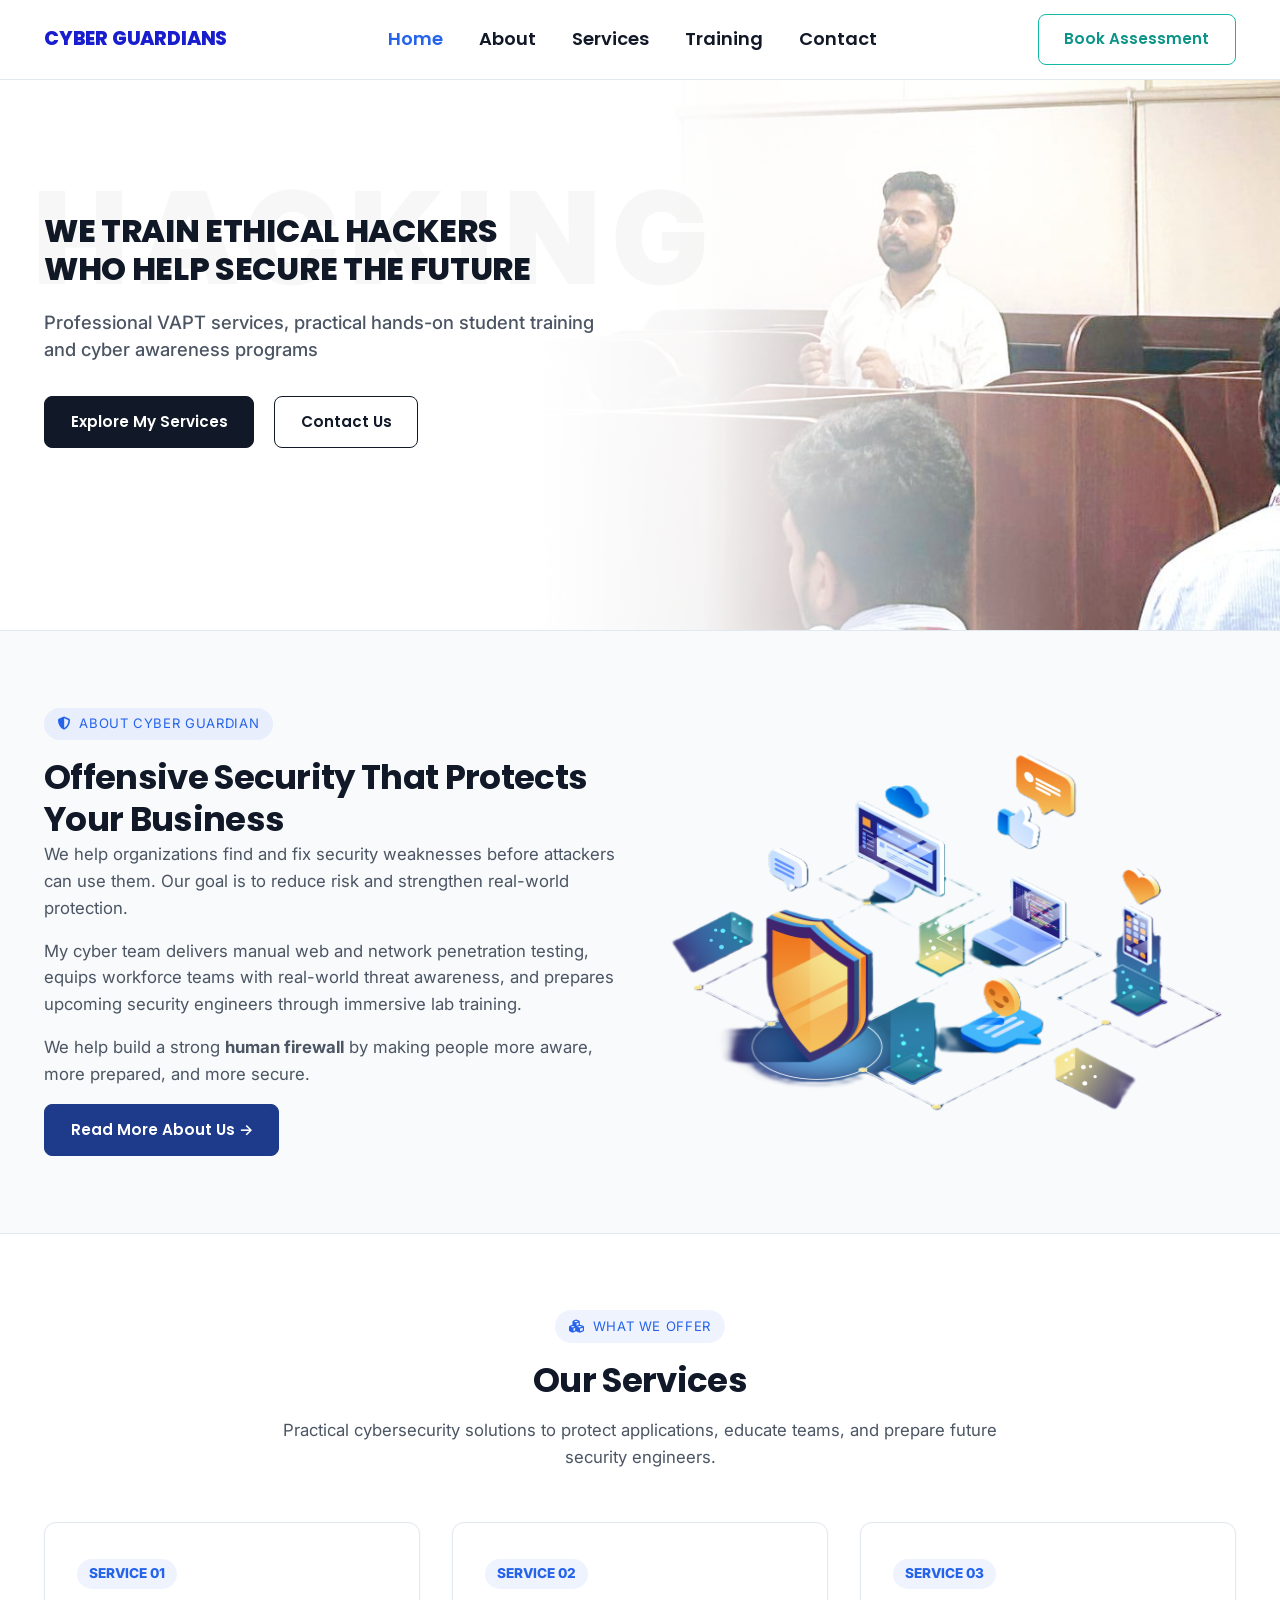
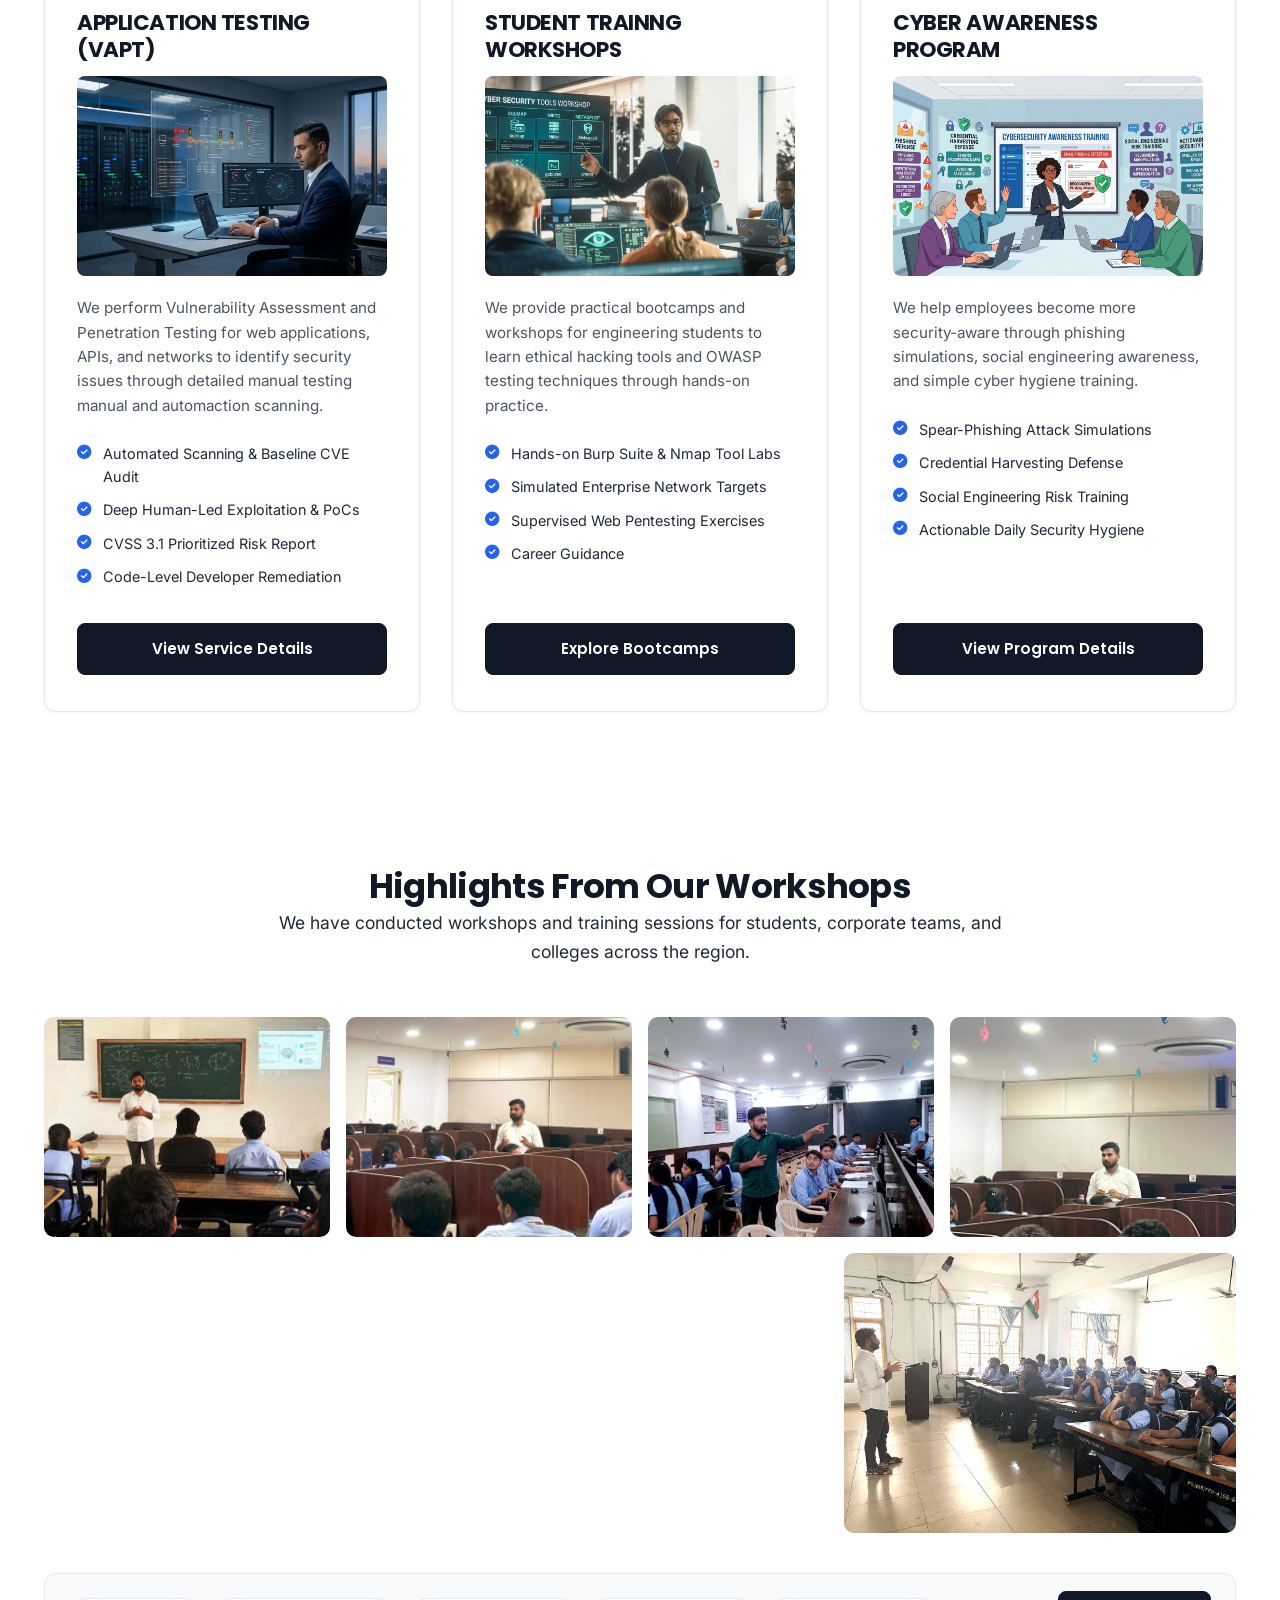
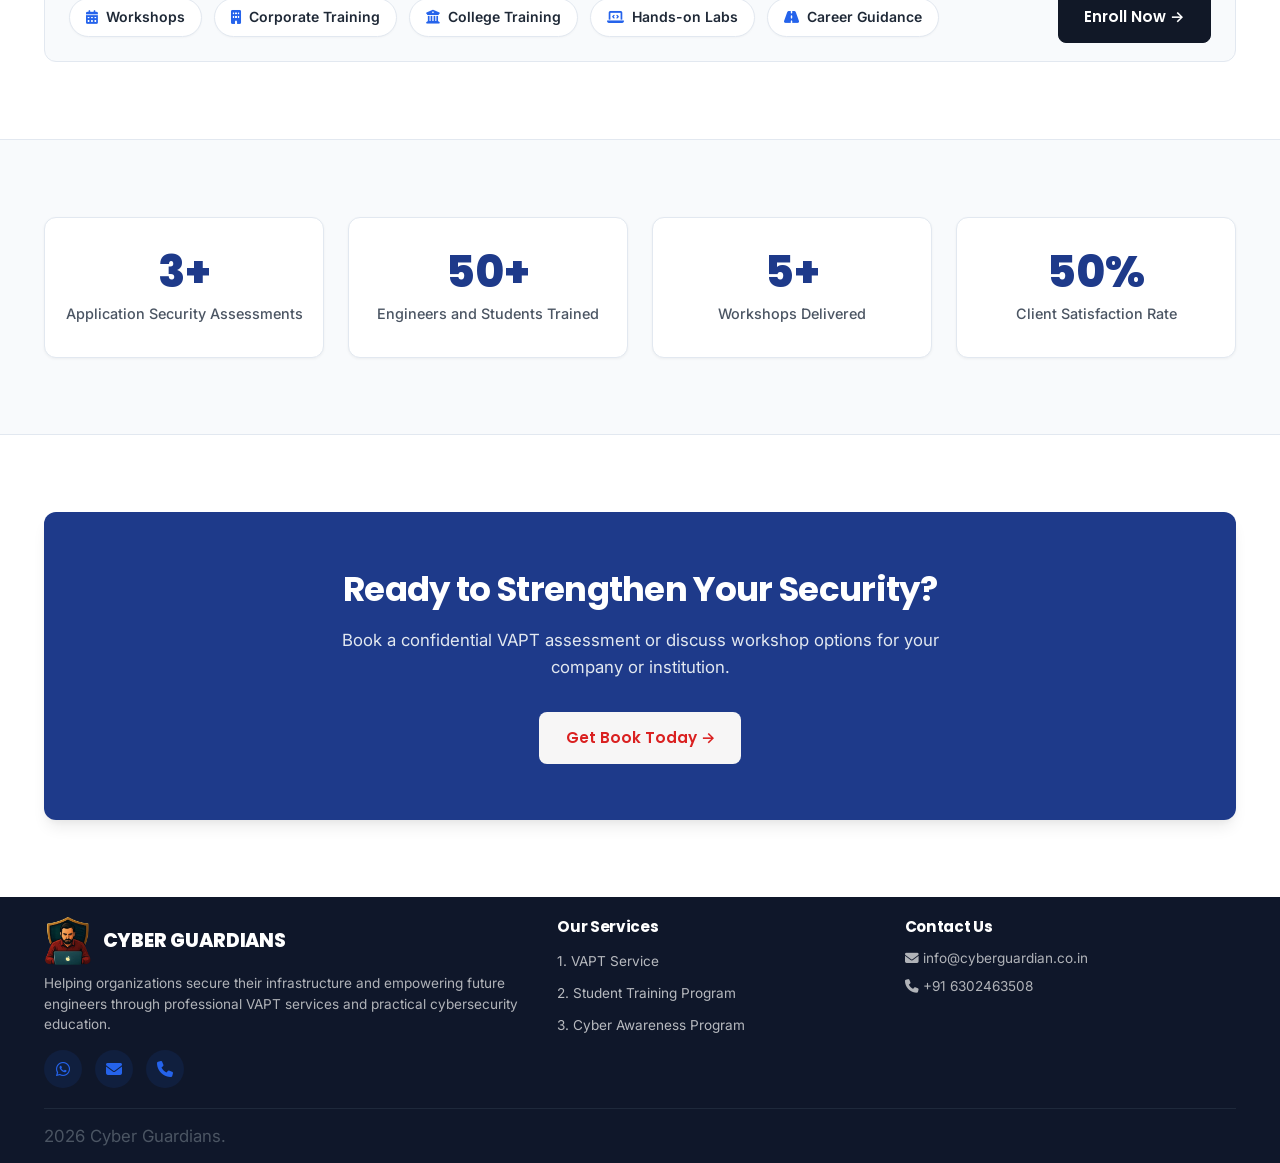
<file: index.html>
<!DOCTYPE html>
<html lang="en">

<head>
    <meta charset="UTF-8">
    <meta name="viewport" content="width=device-width, initial-scale=1.0">
    <title>Cyber Guardian | Enterprise VAPT & Cybersecurity Services</title>
    <meta name="description"
        content="Cyber Guardian provides enterprise Vulnerability Assessment & Penetration Testing (VAPT), Cyber Awareness Programs for workforce staff, and practical Student Training.">
    <link rel="canonical" href="https://www.cyberguardian.co.in/">

    <!-- Open Graph SEO -->
    <meta property="og:type" content="website">
    <meta property="og:url" content="https://www.cyberguardian.co.in/">
    <meta property="og:title" content="Cyber Guardian | Enterprise Cybersecurity & VAPT">
    <meta property="og:description"
        content="We Create Ethical Hackers Who Secure The Future. Professional VAPT Services, Cyber Awareness Programs and Practical Student Training.">
    <meta property="og:image" content="https://www.cyberguardian.co.in/assets/logo.png">

    <!-- Twitter Card SEO -->
    <meta name="twitter:card" content="summary_large_image">
    <meta name="twitter:title" content="Cyber Guardian | Enterprise Cybersecurity & VAPT">
    <meta name="twitter:description"
        content="We Create Ethical Hackers Who Secure The Future. Professional VAPT Services, Cyber Awareness Programs and Practical Student Training.">
    <meta name="twitter:image" content="https://www.cyberguardian.co.in/assets/logo.png">

    <!-- JSON-LD Structured Data -->
    <script type="application/ld+json">
    {
      "@context": "https://schema.org",
      "@type": "Organization",
      "name": "Cyber Guardian",
      "url": "https://www.cyberguardian.co.in/",
      "logo": "https://www.cyberguardian.co.in/assets/logo.png",
      "description": "Enterprise Vulnerability Assessment & Penetration Testing (VAPT), Cyber Awareness Programs, and Student Training Workshops.",
      "contactPoint": {
        "@type": "ContactPoint",
        "telephone": "+916302463508",
        "contactType": "customer service",
        "email": "info@cyberguardian.co.in"
      }
    }
    </script>

    <!-- Favicon & Icons (Google Search Central & Modern Browsers) -->
    <link rel="icon" type="image/x-icon" href="/favicon.ico">
    <link rel="icon" type="image/png" sizes="48x48" href="/favicon-48x48.png">
    <link rel="manifest" href="/site.webmanifest">

    <!-- Font Awesome Icons CDN -->
    <link rel="stylesheet" href="https://cdnjs.cloudflare.com/ajax/libs/font-awesome/6.4.0/css/all.min.css">

    <!-- Google Fonts -->
    <link rel="preconnect" href="https://fonts.googleapis.com">
    <link rel="preconnect" href="https://fonts.gstatic.com" crossorigin>
    <link
        href="https://fonts.googleapis.com/css2?family=Inter:wght@400;500;600;700&family=Poppins:wght@500;600;700;800&display=swap"
        rel="stylesheet">

    <!-- Custom Stylesheets -->
    <link rel="stylesheet" href="css/style.css">
    <link rel="stylesheet" href="css/responsive.css">
</head>

<body oncontextmenu="return false;">


    <!-- Dynamic Header Navigation Bar -->
    <header>
        <nav class="navbar" id="navbar">
            <div class="container nav-container">
                <a href="index.html" class="logo-link">
                    <span class="logo-text">CYBER GUARDIANS</span>
                </a>

                <ul class="nav-menu" id="navMenu">
                    <li><a href="index.html" class="nav-link active">Home</a></li>
                    <li><a href="about.html" class="nav-link">About</a></li>
                    <li><a href="services.html" class="nav-link">Services</a></li>
                    <li><a href="training.html" class="nav-link">Training</a></li>
                    <li><a href="contact.html" class="nav-link">Contact</a></li>
                    <li class="mobile-nav-cta"><a href="contact.html#contact" class="btn btn-outline-teal">Book
                            Assessment</a></li>
                </ul>

                <div class="nav-cta">
                    <a href="contact.html#contact" class="btn btn-outline-teal">Book Assessment</a>
                    <button class="hamburger" id="hamburger" aria-label="Toggle Navigation Menu" aria-expanded="false">
                        <span></span>
                        <span></span>
                        <span></span>
                    </button>
                </div>
            </div>
        </nav>
    </header>

    <main>
        <!-- Hero Section (Matches Reference Screenshot 1) -->
        <section class="hero-split">
            <div class="hero-split-bg"></div>
            <div class="hero-split-overlay"></div>

            <div class="container" style="position: relative;">
                <div class="hero-split-content reveal">
                    <div class="hero-watermark">HACKING</div>
                    <h1 class="hero-split-title">WE TRAIN ETHICAL HACKERS <br> WHO HELP SECURE THE FUTURE</h1>
                    <p class="hero-split-subtitle">Professional VAPT services, practical hands-on student training and
                        cyber awareness programs</p>

                    <div class="hero-split-buttons">
                        <a href="services.html" class="btn btn-dark">Explore My Services</a>
                        <a href="contact.html" class="btn btn-outline-dark">Contact Us</a>
                    </div>
                </div>
            </div>
        </section>

        <!-- Company Intro Section -->
        <section class="section section-light">
            <div class="container">
                <div class="grid-2" style="align-items: center; gap: 0.5rem;">
                    <div class="reveal">
                        <div class="section-tag"><i class="fa-solid fa-shield-halved"></i> About Cyber Guardian</div>
                        <h2>Offensive Security That Protects Your Business</h2>
                        <p>We help organizations find and fix security weaknesses before attackers can use them. Our
                            goal is to reduce risk and strengthen real-world protection.</p>
                        <p>My cyber team delivers manual web and network penetration testing, equips workforce teams
                            with real-world threat awareness, and prepares upcoming security engineers through immersive
                            lab training.</p>
                        <p>We help build a strong <strong>human firewall</strong> by making people more aware, more
                            prepared, and more secure.</p>
                        <div class="mt-3">
                            <a href="about.html" class="btn btn-primary">Read More About Us &rarr;</a>
                        </div>
                    </div>
                    <div class="reveal">
                        <div class="mobile-hide-image" style="overflow: hidden;">
                            <img src="assets/firewall.png" alt="firewall image">
                        </div>
                    </div>
                </div>
            </div>
        </section>

        <!-- Our 3 Core Services Section -->
        <section class="section">
            <div class="container">
                <div class="section-title reveal">
                    <div class="section-tag"><i class="fa-solid fa-cubes"></i> What We Offer</div>
                    <h2>Our Services</h2>
                    <p>
                    <p>Practical cybersecurity solutions to protect applications, educate teams, and prepare future
                        security engineers.</p>
                    </p>
                </div>

                <div class="services-3-grid">
                    <!-- Service 1: VAPT -->
                    <div class="svc-card reveal">
                        <span class="svc-number">SERVICE 01</span>
                        <h3 class="svc-title">APPLICATION TESTING (VAPT)</h3>
                        <div>
                            <img src="assets/service.png" alt="Security testing">
                        </div>
                        <p class="svc-desc">We perform Vulnerability Assessment and Penetration Testing for web
                            applications, APIs, and networks to identify security issues through detailed manual testing
                            manual and automaction scanning.</p>
                        <div style="margin-bottom: 1.5rem;">
                            <div class="svc-feature-item"><i class="fa-solid fa-circle-check"></i> <span>Automated
                                    Scanning & Baseline CVE Audit</span></div>
                            <div class="svc-feature-item"><i class="fa-solid fa-circle-check"></i> <span>Deep Human-Led
                                    Exploitation & PoCs</span></div>
                            <div class="svc-feature-item"><i class="fa-solid fa-circle-check"></i> <span>CVSS 3.1
                                    Prioritized Risk Report</span></div>
                            <div class="svc-feature-item"><i class="fa-solid fa-circle-check"></i> <span>Code-Level
                                    Developer Remediation</span></div>
                        </div>
                        <div style="margin-top: auto;">
                            <a href="services.html#vapt" class="btn btn-dark btn-full">View Service Details</a>
                        </div>
                    </div>

                    <!-- Service 2: Student Training Program -->
                    <div class="svc-card reveal">
                        <span class="svc-number">SERVICE 02</span>
                        <h3 class="svc-title">STUDENT TRAINNG WORKSHOPS</h3>
                        <div>
                            <img src="assets/class_trainng.png" alt="Student Training Program">
                        </div>
                        <p class="svc-desc">We provide practical bootcamps and workshops for engineering students to
                            learn ethical hacking tools and OWASP testing techniques through hands-on practice. </p>
                        <div style="margin-bottom: 1.5rem;">
                            <div class="svc-feature-item"><i class="fa-solid fa-circle-check"></i> <span>Hands-on Burp
                                    Suite & Nmap Tool Labs</span></div>
                            <div class="svc-feature-item"><i class="fa-solid fa-circle-check"></i> <span>Simulated
                                    Enterprise Network Targets</span></div>
                            <div class="svc-feature-item"><i class="fa-solid fa-circle-check"></i> <span>Supervised Web
                                    Pentesting Exercises</span></div>
                            <div class="svc-feature-item"><i class="fa-solid fa-circle-check"></i> <span>Career Guidance
                                </span></div>
                        </div>
                        <div style="margin-top: auto;">
                            <a href="services.html#training-program" id="training-program"
                                class="btn btn-dark btn-full">Explore Bootcamps</a>
                        </div>
                    </div>

                    <!-- Service 3: Cyber Awareness Program -->
                    <div class="svc-card reveal">
                        <span class="svc-number">SERVICE 03</span>
                        <h3 class="svc-title">CYBER AWARENESS PROGRAM</h3>
                        <div>
                            <img src="assets/awerness.png" alt="Cyber Awareness Program">
                        </div>
                        <p class="svc-desc">We help employees become more security-aware through phishing simulations,
                            social engineering awareness, and simple cyber hygiene training.</p>
                        <div style="margin-bottom: 1.5rem;">
                            <div class="svc-feature-item"><i class="fa-solid fa-circle-check"></i> <span>Spear-Phishing
                                    Attack Simulations</span></div>
                            <div class="svc-feature-item"><i class="fa-solid fa-circle-check"></i> <span>Credential
                                    Harvesting Defense</span></div>
                            <div class="svc-feature-item"><i class="fa-solid fa-circle-check"></i> <span>Social
                                    Engineering Risk Training</span></div>
                            <div class="svc-feature-item"><i class="fa-solid fa-circle-check"></i> <span>Actionable
                                    Daily Security Hygiene</span></div>
                        </div>
                        <div style="margin-top: auto;">
                            <a href="services.html#awareness" class="btn btn-dark btn-full">View Program Details</a>
                        </div>
                    </div>
                </div>
            </div>
        </section>

        <!-- Workshop Glimpses White Background Section (With Perfect Margin Bounds Alignment) -->
        <!-- Training Section -->
        <section class="training section" id="training">
            <div class="container">
                <div class="section-title reveal slide-up">
                    <h2>Highlights From Our Workshops</h2>
                    <div class="underline"></div>
                    <p class="glimpse-subtitle">We have conducted workshops and training sessions for students,
                        corporate teams, and colleges across the region.</p>
                </div>

                <!-- Top Row: 4 images -->
                <div class="glimpse-grid reveal slide-up">
                    <div class="glimpse-item">
                        <img src="assets/psce_awareness.jpeg" alt="Workshop Session" loading="lazy">
                    </div>
                    <div class="glimpse-item">
                        <img src="assets/student_trainng.jpeg" alt="Training Session" loading="lazy">
                    </div>
                    <div class="glimpse-item">
                        <img src="assets/workshopG.avif" alt="Workshop" loading="lazy">
                    </div>
                    <div class="glimpse-item">
                        <img src="assets/workshop2.jpeg" alt="Workshop 2" loading="lazy">
                    </div>
                </div>

                <!-- Bottom Row: wide video + image side by side -->
                <div class="glimpse-banner reveal slide-up">
                    <div class="glimpse-banner-video">
                        <video src="assets/studentTarinng.mp4" autoplay loop muted playsinline></video>
                    </div>
                    <div class="glimpse-banner-img">
                        <img src="assets/psce_aware.jpeg" alt="Training Glimpse" loading="lazy">
                    </div>
                </div>

                <!-- Badges & CTA Bar (span 4: exact same outer margin alignment) -->
                <div class="glimpses-cta-bar">
                    <div class="glimpses-badges-list">
                        <span class="badge-pill"><i class="fa-solid fa-calendar-alt"></i> Workshops</span>
                        <span class="badge-pill"><i class="fa-solid fa-building"></i> Corporate Training</span>
                        <span class="badge-pill"><i class="fa-solid fa-university"></i> College Training</span>
                        <span class="badge-pill"><i class="fa-solid fa-laptop-code"></i> Hands-on Labs</span>
                        <span class="badge-pill"><i class="fa-solid fa-road"></i> Career Guidance</span>
                    </div>
                    <a href="contact.html?subject=Workshop%20Enrollment" class="btn btn-dark">Enroll Now &rarr;</a>
                </div>
            </div>
            </div>
        </section>

        <!-- Statistics Section -->
        <section class="section section-light statistics">
            <div class="container">
                <div class="stats-grid">
                    <div class="stat-box reveal">
                        <div class="stat-number" data-target="3">0</div>
                        <div class="stat-label">Application Security Assessments</div>
                    </div>
                    <div class="stat-box reveal">
                        <div class="stat-number" data-target="70">0</div>
                        <div class="stat-label">Engineers and Students Trained</div>
                    </div>
                    <div class="stat-box reveal">
                        <div class="stat-number" data-target="5">0</div>
                        <div class="stat-label">Workshops Delivered</div>
                    </div>
                    <div class="stat-box reveal">
                        <div class="stat-number" data-target="95">0</div>
                        <div class="stat-label">Client Satisfaction Rate</div>
                    </div>
                </div>
            </div>
        </section>

        <!-- Call To Action Banner -->
        <section class="section">
            <div class="container">
                <div class="cta-banner reveal">
                    <h2>Ready to Strengthen Your Security?</h2>
                    <p>Book a confidential VAPT assessment or discuss workshop options for your company or institution.
                    </p>
                    <a href="contact.html" class="btn btn-accent btn-lg">Get Book Today &rarr;</a>
                </div>
            </div>
        </section>
    </main>

    <!-- Unified Global Footer -->
    <footer class="footer">
        <div class="container">
            <div class="footer-grid">
                <div class="footer-brand">
                    <a href="index.html" class="logo-link">
                        <img src="assets/logo.png" alt="Cyber Guardian Logo">
                        <span class="logo-text" style="color: #FFFFFF;">CYBER GUARDIANS</span>
                    </a>
                    <p>Helping organizations secure their infrastructure and empowering future engineers through
                        professional VAPT services and practical cybersecurity education.</p>
                    <div class="footer-socials">
                        <a href="https://wa.me/916302463508" target="_blank" aria-label="WhatsApp">
                            <i class="fa-brands fa-whatsapp"></i>
                        </a>
                        <a href="mailto:info@cyberguardian.co.in" aria-label="Email">
                            <i class="fa-solid fa-envelope"></i>
                        </a>
                        <a href="tel:+916302463508" aria-label="phone">
                            <i class="fa-solid fa-phone"></i>
                        </a>
                    </div>
                </div>

                <div>
                    <h4 class="footer-title">Our Services</h4>
                    <ul class="footer-links">
                        <li><a href="services.html#vapt">1. VAPT Service</a></li>
                        <li><a href="training.html">2. Student Training Program</a></li>
                        <li><a href="services.html#awareness">3. Cyber Awareness Program</a></li>
                    </ul>
                </div>

                <div class="footer-contact-info">
                    <h4 class="footer-title">Contact Us</h4>
                    <p><i class="fa-solid fa-envelope"></i> info@cyberguardian.co.in</p>
                    <p><i class="fa-solid fa-phone"></i> +91 6302463508</p>
                </div>
            </div>

            <div class="footer-bottom">
                <p> <span id="currentYear"></span> Cyber Guardians.</p>
            </div>
    </footer>

    <!-- Scroll to Top Button -->
    <button class="scroll-to-top" id="scrollToTop" aria-label="Scroll to top">
        <i class="fa-solid fa-arrow-up"></i>
    </button>

    <!-- Core Interactive JavaScript -->
    <script src="js/script.js"></script>
</body>

</html>
</file>
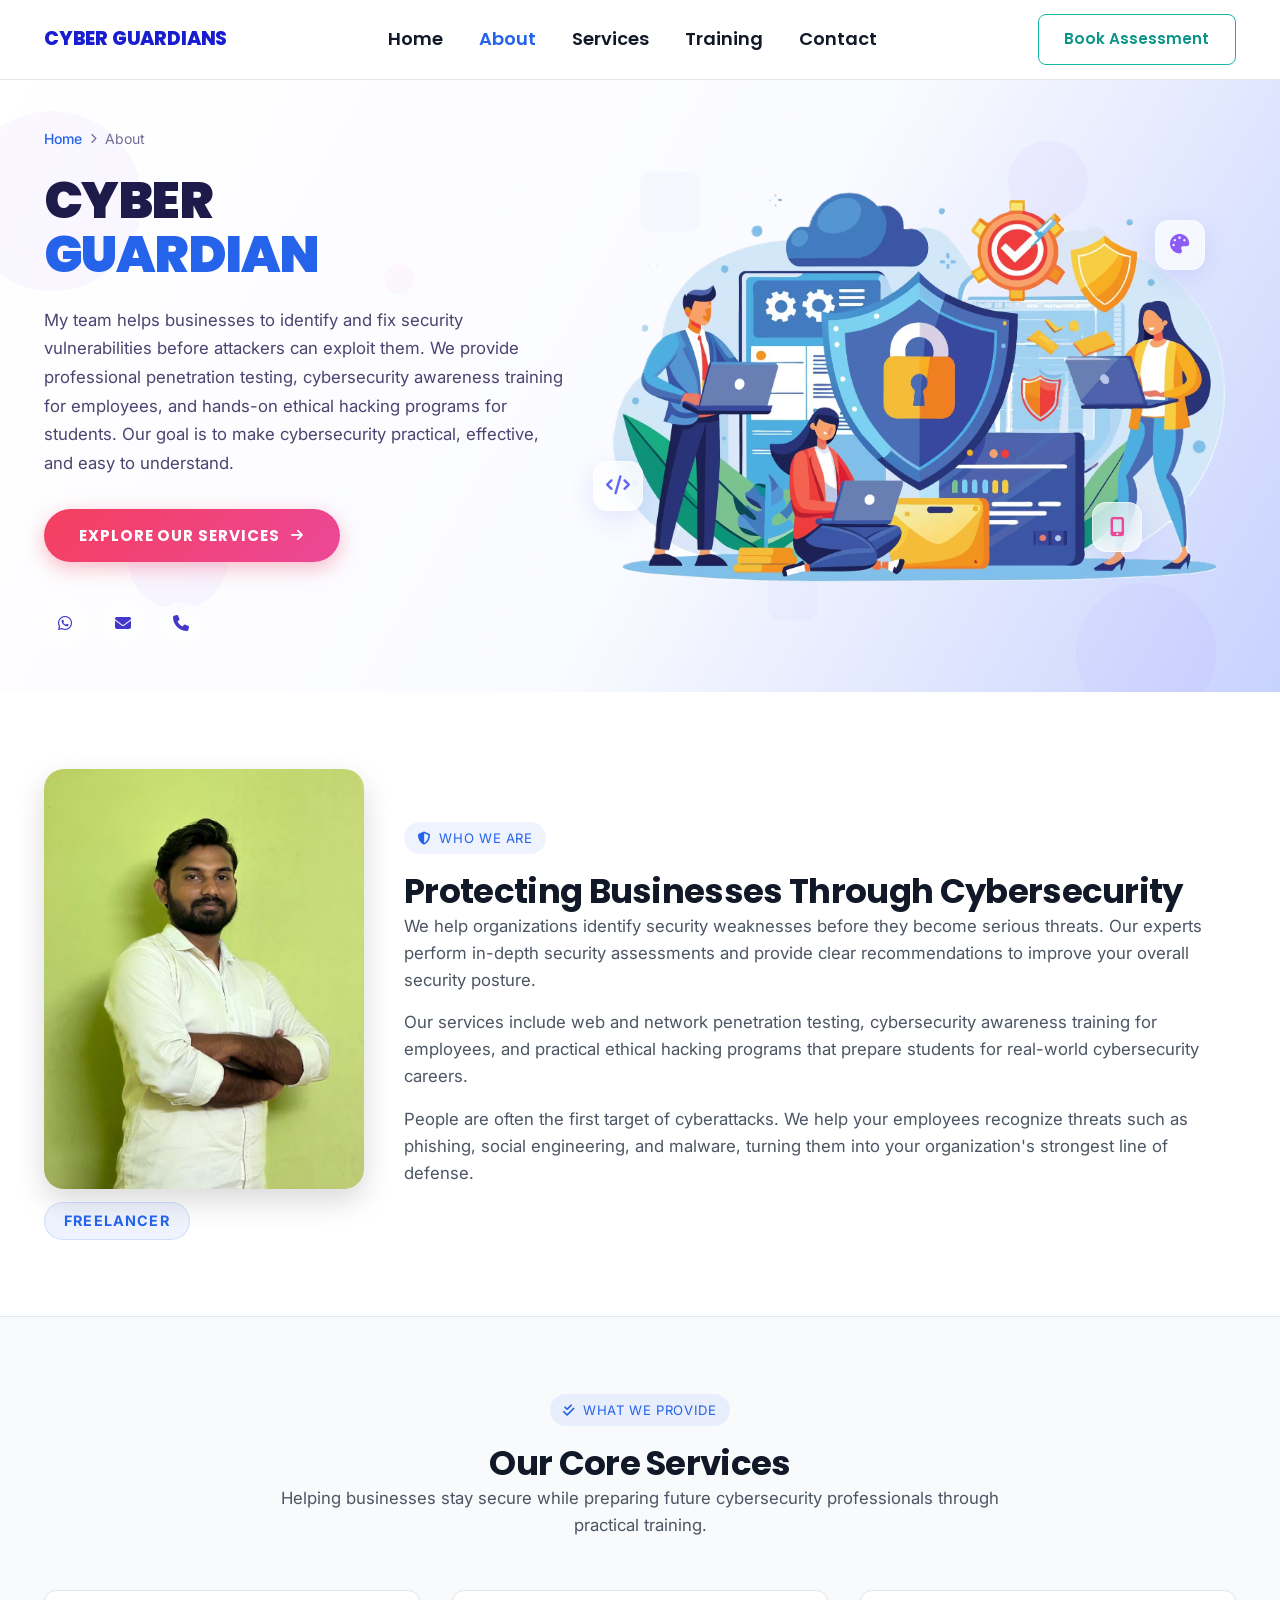
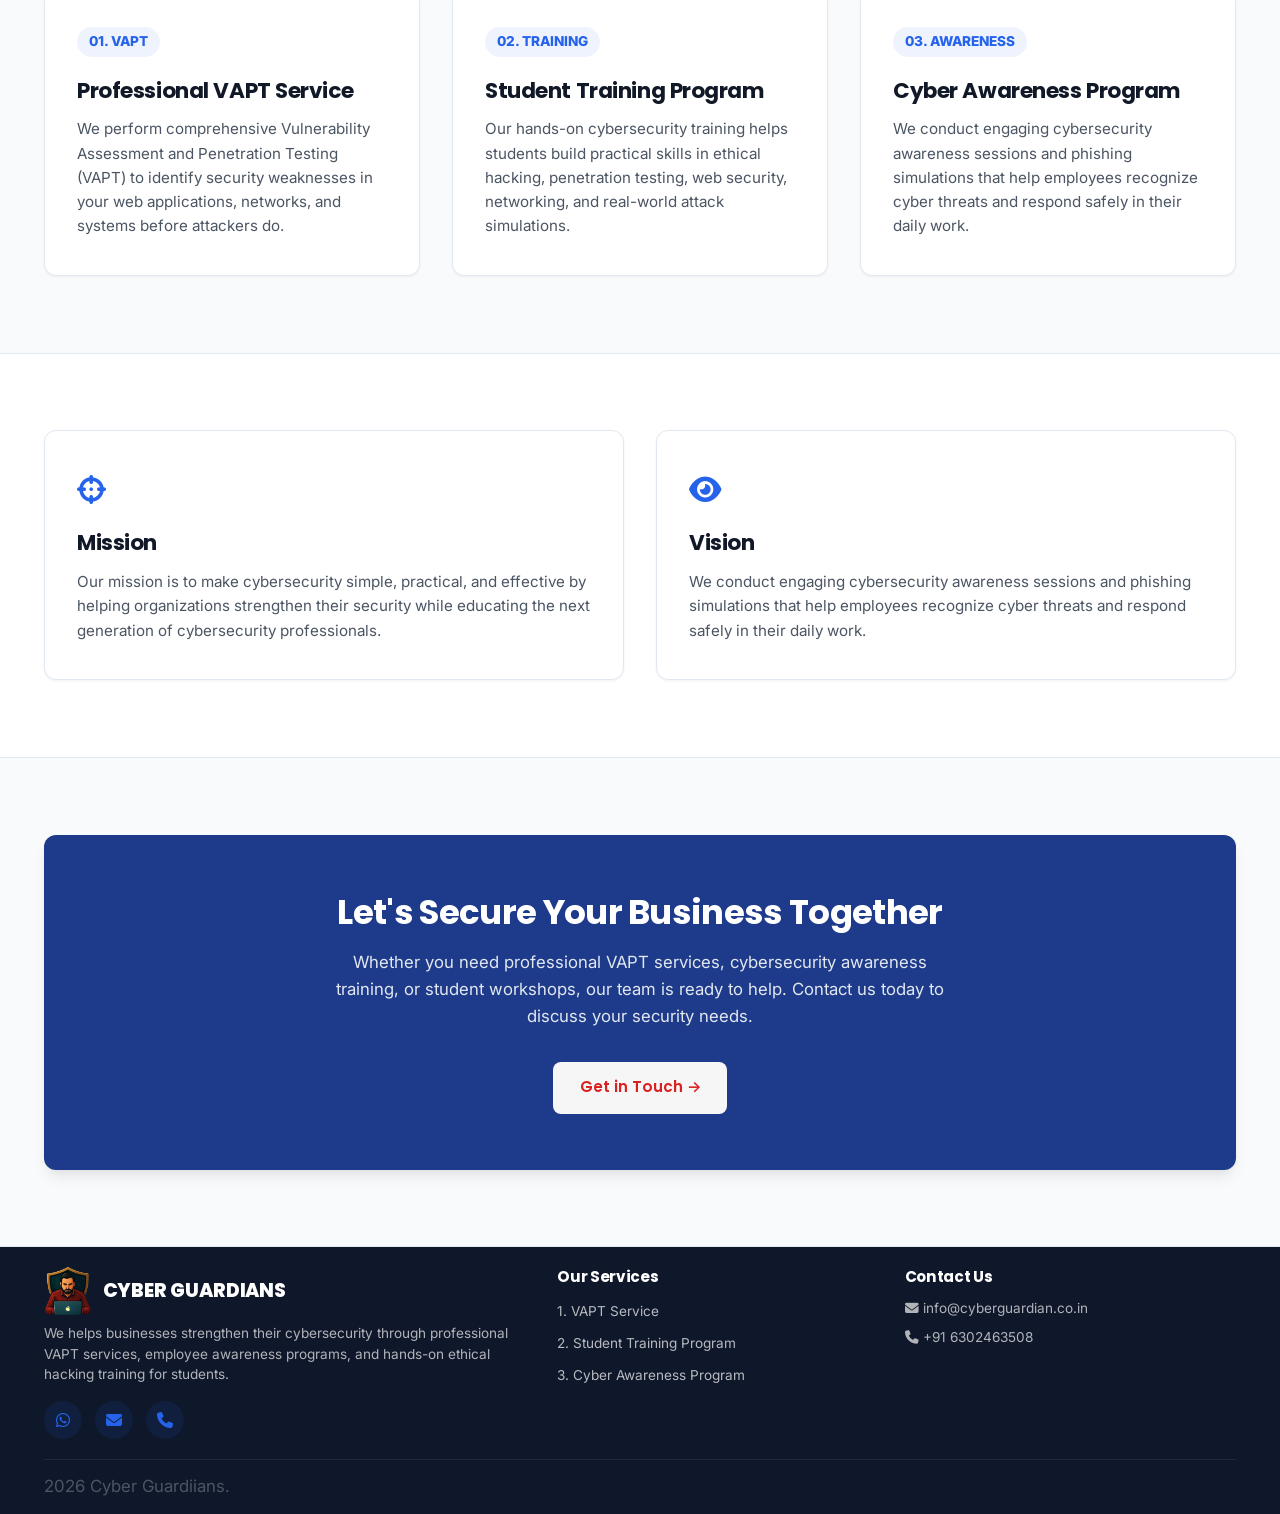
<file: about.html>
<!DOCTYPE html>
<html lang="en">

<head>
    <meta charset="UTF-8">
    <meta name="viewport" content="width=device-width, initial-scale=1.0">
    <title>About Us | Cyber Guardian</title>
    <meta name="description"
        content="Learn about Cyber Guardian's mission, values, leadership team, and operational approach to VAPT services, Student Training, and Staff Cyber Awareness.">
    <link rel="canonical" href="https://www.cyberguardian.co.in/about.html">

    <!-- Open Graph SEO -->
    <meta property="og:type" content="website">
    <meta property="og:url" content="https://www.cyberguardian.co.in/about.html">
    <meta property="og:title" content="About Us | Cyber Guardian Enterprise Security">
    <meta property="og:description"
        content="Discover our mission to systematically defend enterprise infrastructure through human-led threat assessments and security education.">
    <meta property="og:image" content="https://www.cyberguardian.co.in/assets/logo.png">

    <!-- Twitter Card SEO -->
    <meta name="twitter:card" content="summary_large_image">
    <meta name="twitter:title" content="About Us | Cyber Guardian Enterprise Security">
    <meta name="twitter:description"
        content="Discover our mission to systematically defend enterprise infrastructure through human-led threat assessments and security education.">
    <meta name="twitter:image" content="https://www.cyberguardian.co.in/assets/logo.png">

    <!-- JSON-LD Structured Data -->
    <script type="application/ld+json">
    {
      "@context": "https://schema.org",
      "@type": "AboutPage",
      "name": "About Cyber Guardian",
      "url": "https://www.cyberguardian.co.in/about.html",
      "description": "Learn about Cyber Guardian's mission, values, leadership team, and operational approach to VAPT services, Student Training, and Staff Cyber Awareness."
    }
    </script>

    <!-- Favicon & Icons (Google Search Central & Modern Browsers) -->
    <link rel="icon" type="image/x-icon" href="/favicon.ico">
    <link rel="icon" type="image/png" sizes="48x48" href="/favicon-48x48.png">
    <link rel="manifest" href="/site.webmanifest">

    <!-- Font Awesome Icons CDN -->
    <link rel="stylesheet" href="https://cdnjs.cloudflare.com/ajax/libs/font-awesome/6.4.0/css/all.min.css">

    <!-- Google Fonts -->
    <link rel="preconnect" href="https://fonts.googleapis.com">
    <link rel="preconnect" href="https://fonts.gstatic.com" crossorigin>
    <link
        href="https://fonts.googleapis.com/css2?family=Inter:wght@400;500;600;700&family=Poppins:wght@500;600;700;800&display=swap"
        rel="stylesheet">

    <!-- Custom Stylesheets -->
    <link rel="stylesheet" href="css/style.css">
    <link rel="stylesheet" href="css/responsive.css">
</head>

<body oncontextmenu="return false;">

    <!-- Dynamic Header Navigation Bar -->
    <header>
        <nav class="navbar" id="navbar">
            <div class="container nav-container">
                <a href="index.html" class="logo-link">
                    <span class="logo-text">CYBER GUARDIANS</span>
                </a>

                <ul class="nav-menu" id="navMenu">
                    <li><a href="index.html" class="nav-link">Home</a></li>
                    <li><a href="about.html" class="nav-link active">About</a></li>
                    <li><a href="services.html" class="nav-link">Services</a></li>
                    <li><a href="training.html" class="nav-link">Training</a></li>
                    <li><a href="contact.html" class="nav-link">Contact</a></li>
                    <li class="mobile-nav-cta"><a href="contact.html#contact" class="btn btn-outline-teal">Book
                            Assessment</a></li>
                </ul>

                <div class="nav-cta">
                    <a href="contact.html#contact" class="btn btn-outline-teal">Book Assessment</a>
                    <button class="hamburger" id="hamburger" aria-label="Toggle Navigation Menu" aria-expanded="false">
                        <span></span>
                        <span></span>
                        <span></span>
                    </button>
                </div>
            </div>
        </nav>
    </header>

    <main>
        <!-- Hero Illustration Section -->
        <section class="about-hero" id="about-hero">
            <!-- Animated floating shapes background -->
            <div class="hero-floating-shapes">
                <div class="floating-shape shape-circle shape-1"></div>
                <div class="floating-shape shape-circle shape-2"></div>
                <div class="floating-shape shape-square shape-3"></div>
                <div class="floating-shape shape-circle shape-4"></div>
                <div class="floating-shape shape-dot shape-5"></div>
                <div class="floating-shape shape-dot shape-6"></div>
                <div class="floating-shape shape-square shape-7"></div>
                <div class="floating-shape shape-circle shape-8"></div>
            </div>

            <div class="container">
                <div class="about-hero-grid">
                    <!-- Left Content Column -->
                    <div class="about-hero-content reveal">
                        <div class="hero-breadcrumb">
                            <a href="index.html">Home</a>
                            <i class="fa-solid fa-chevron-right"></i>
                            <span>About</span>
                        </div>

                        <h1 class="about-hero-title">
                            <span class="title-line-1">CYBER</span>
                            <span class="title-line-2">GUARDIAN</span>
                        </h1>

                        <p class="about-hero-desc">
                            My team helps businesses to identify and fix security vulnerabilities before attackers can
                            exploit them.
                            We provide professional penetration testing, cybersecurity awareness training for employees,
                            and hands-on
                            ethical hacking programs for students. Our goal is to make cybersecurity practical,
                            effective, and easy to understand.
                        </p>

                        <a href="services.html#exploreMore" class="btn-hero-cta" id="hero-read-more">
                            <span>Explore Our Services</span>
                            <i class="fa-solid fa-arrow-right"></i>
                        </a>

                        <div class="hero-social-icons">
                            <a href="https://wa.me/916302463508" target="_blank" class="social-icon-circle"
                                aria-label="WhatsApp">
                                <i class="fa-brands fa-whatsapp"></i>
                            </a>
                            <a href="mailto:info@cyberguardian.co.in" class="social-icon-circle" aria-label="Mail">
                                <i class="fa-solid fa-envelope"></i>
                            </a>
                            <a href="tel:+916302463508" class="social-icon-circle" aria-label="Mail">
                                <i class="fa-solid fa-phone"></i>
                            </a>
                        </div>
                    </div>

                    <!-- Right Illustration Column -->
                    <div class="about-hero-illustration reveal">
                        <div class="illustration-wrapper">
                            <img src="assets/data_procttion.avif" alt=" Data Proction image" id="hero-illustration-img">
                        </div>
                        <!-- Floating UI element decorations -->
                        <div class="floating-ui-element float-card-1">
                            <i class="fa-solid fa-palette"></i>
                        </div>
                        <div class="floating-ui-element float-card-2">
                            <i class="fa-solid fa-code"></i>
                        </div>
                        <div class="floating-ui-element float-card-3">
                            <i class="fa-solid fa-mobile-screen-button"></i>
                        </div>
                    </div>
                </div>
            </div>
        </section>

        <!-- Company Story Section -->
        <section class="section">
            <div class="container">
                <div class="grid-2-auto" style="align-items: center; gap: 2.5rem;">
                    <div class="reveal image-wrapper">
                        <img src="assets/security fusion at TS.jpeg" alt="Cyber Guardian Leadership Team"
                            class="about-img">

                        <div class="founder-tag">
                            Freelancer
                        </div>
                    </div>
                    <div class="reveal">
                        <div class="section-tag"><i class="fa-solid fa-shield-halved"></i> Who We Are</div>
                        <h2>Protecting Businesses Through Cybersecurity</h2>
                        <p>We help organizations identify security weaknesses before they become serious threats.
                            Our experts perform in-depth security assessments and provide clear recommendations to
                            improve your overall security posture.</p>
                        <p>Our services include web and network penetration testing, cybersecurity awareness training
                            for employees,
                            and practical ethical hacking programs that prepare students for real-world cybersecurity
                            careers.</p>
                        <p>People are often the first target of cyberattacks. We help your employees recognize threats
                            such as phishing,
                            social engineering, and malware, turning them into your organization's strongest line of
                            defense.</p>
                    </div>
                </div>
            </div>
        </section>

        <!-- What We Provide Section -->
        <section class="section section-light">
            <div class="container">
                <div class="section-title reveal">
                    <div class="section-tag"><i class="fa-solid fa-check-double"></i> What We Provide</div>
                    <h2>Our Core Services</h2>
                    <p>Helping businesses stay secure while preparing future cybersecurity professionals through
                        practical training.</p>
                </div>

                <div class="services-3-grid">
                    <div class="svc-card reveal">
                        <span class="svc-number">01. VAPT</span>
                        <h3 class="svc-title">Professional VAPT Service</h3>
                        <p class="svc-desc">We perform comprehensive Vulnerability Assessment and Penetration Testing
                            (VAPT)
                            to identify security weaknesses in your web applications, networks, and systems before
                            attackers do.</p>
                    </div>

                    <div class="svc-card reveal">
                        <span class="svc-number">02. TRAINING</span>
                        <h3 class="svc-title">Student Training Program</h3>
                        <p class="svc-desc">Our hands-on cybersecurity training helps students build practical skills in
                            ethical hacking,
                            penetration testing, web security, networking, and real-world attack simulations.</p>
                    </div>

                    <div class="svc-card reveal">
                        <span class="svc-number">03. AWARENESS</span>
                        <h3 class="svc-title">Cyber Awareness Program</h3>
                        <p class="svc-desc">We conduct engaging cybersecurity awareness sessions and phishing
                            simulations that help employees
                            recognize cyber threats and respond safely in their daily work.</p>
                    </div>
                </div>
            </div>
        </section>

        <!-- Mission & Vision Cards -->
        <section class="section">
            <div class="container">
                <div class="grid-2" style="gap: 2rem;">
                    <div class="svc-card reveal">
                        <div class="card-icon"
                            style="color: var(--color-secondary); font-size: 1.8rem; margin-bottom: 1rem;"><i
                                class="fa-solid fa-crosshairs"></i></div>
                        <h3 class="svc-title">Mission</h3>
                        <p class="svc-desc">Our mission is to make cybersecurity simple, practical, and effective by
                            helping
                            organizations strengthen their security while educating the next generation of cybersecurity
                            professionals.
                        </p>
                    </div>

                    <div class="svc-card reveal">
                        <div class="card-icon"
                            style="color: var(--color-secondary); font-size: 1.8rem; margin-bottom: 1rem;"><i
                                class="fa-solid fa-eye"></i></div>
                        <h3 class="svc-title">Vision</h3>
                        <p class="svc-desc">We conduct engaging cybersecurity awareness sessions and phishing
                            simulations
                            that help employees recognize cyber threats and respond safely in their daily work.</p>
                    </div>
                </div>
            </div>
        </section>

        <!-- CTA Section -->
        <section class="section section-light">
            <div class="container">
                <div class="cta-banner reveal">
                    <h2>Let's Secure Your Business Together</h2>
                    <p>Whether you need professional VAPT services, cybersecurity awareness training,
                        or student workshops, our team is ready to help. Contact us today to discuss your security
                        needs.
                    </p>
                    <a href="contact.html" class="btn btn-accent btn-lg">Get in Touch &rarr;</a>
                </div>
            </div>
        </section>
    </main>

    <!-- Unified Global Footer -->
    <footer class="footer">
        <div class="container">
            <div class="footer-grid">
                <div class="footer-brand">
                    <a href="index.html" class="logo-link">
                        <img src="assets/logo.png" alt="Cyber Guardian Logo">
                        <span class="logo-text" style="color: #FFFFFF;">CYBER GUARDIANS</span>
                    </a>
                    <p>We helps businesses strengthen their cybersecurity through professional VAPT services, employee
                        awareness programs, and hands-on ethical hacking training for students.</p>
                    <div class="footer-socials">
                        <a href="https://wa.me/916302463508" target="_blank" aria-label="WhatsApp">
                            <i class="fa-brands fa-whatsapp"></i>
                        </a>
                        <a href="mailto:info@cyberguardian.co.in" aria-label="Email">
                            <i class="fa-solid fa-envelope"></i>
                        </a>
                        <a href="tel:+916302463508" aria-label="phone">
                            <i class="fa-solid fa-phone"></i>
                        </a>
                    </div>
                </div>

                <div>
                    <h4 class="footer-title">Our Services</h4>
                    <ul class="footer-links">
                        <li><a href="services.html#vapt">1. VAPT Service</a></li>
                        <li><a href="training.html">2. Student Training Program</a></li>
                        <li><a href="services.html#awareness">3. Cyber Awareness Program</a></li>
                    </ul>
                </div>

                <div class="footer-contact-info">
                    <h4 class="footer-title">Contact Us</h4>
                    <p><i class="fa-solid fa-envelope"></i> info@cyberguardian.co.in</p>
                    <p><i class="fa-solid fa-phone"></i> +91 6302463508</p>
                </div>
            </div>

            <div class="footer-bottom">
                <p><span id="currentYear"></span> Cyber Guardiians. </p>
            </div>
        </div>
    </footer>

    <button class="scroll-to-top" id="scrollToTop" aria-label="Scroll to top">
        <i class="fa-solid fa-arrow-up"></i>
    </button>
    <!-- Core Interactive JavaScript -->
    <script src="js/script.js"></script>
</body>

</html>
</file>
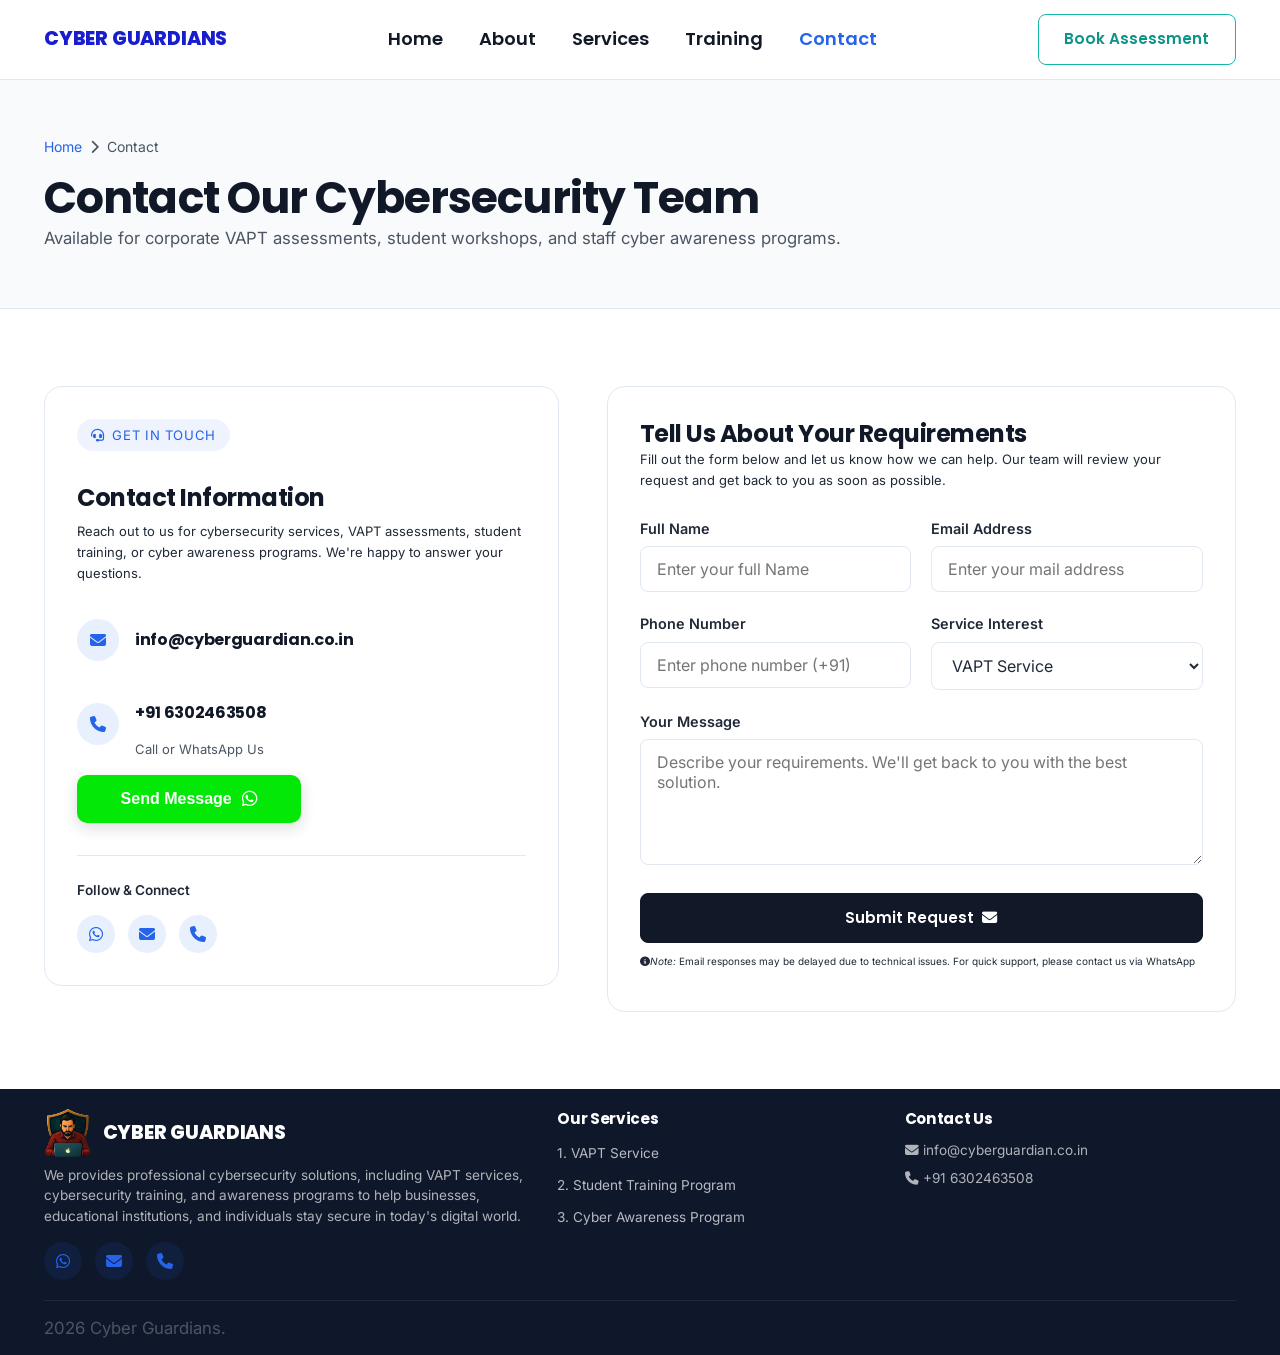
<file: contact.html>
<!DOCTYPE html>
<html lang="en">

<head>
    <meta charset="UTF-8">
    <meta name="viewport" content="width=device-width, initial-scale=1.0">
    <title>Contact Us | Cyber Guardian</title>
    <meta name="description"
        content="Get in touch with Cyber Guardian for VAPT assessments, Student Training Bootcamps, or Cyber Awareness Programs.">
    <link rel="canonical" href="https://www.cyberguardian.co.in/contact.html">

    <!-- Open Graph SEO -->
    <meta property="og:type" content="website">
    <meta property="og:url" content="https://www.cyberguardian.co.in/contact.html">
    <meta property="og:title" content="Contact Us | Cyber Guardian Enterprise Security">
    <meta property="og:description"
        content="Reach out to our senior security team to discuss your VAPT or training requirements.">
    <meta property="og:image" content="https://www.cyberguardian.co.in/assets/logo.png">

    <!-- Twitter Card SEO -->
    <meta name="twitter:card" content="summary_large_image">
    <meta name="twitter:title" content="Contact Us | Cyber Guardian Enterprise Security">
    <meta name="twitter:description"
        content="Reach out to our senior security team to discuss your VAPT or training requirements.">
    <meta name="twitter:image" content="https://www.cyberguardian.co.in/assets/logo.png">

    <!-- JSON-LD Structured Data -->
    <script type="application/ld+json">
    {
      "@context": "https://schema.org",
      "@type": "ContactPage",
      "name": "Contact Cyber Guardian",
      "url": "https://www.cyberguardian.co.in/contact.html",
      "mainEntity": {
        "@type": "Organization",
        "name": "Cyber Guardian",
        "email": "info@cyberguardian.co.in",
        "telephone": "+916302463508"
      }
    }
    </script>

    <!-- Favicon & Icons (Google Search Central & Modern Browsers) -->
    <link rel="icon" type="image/x-icon" href="/favicon.ico">
    <link rel="icon" type="image/png" sizes="48x48" href="/favicon-48x48.png">
    <link rel="manifest" href="/site.webmanifest">

    <!-- Font Awesome Icons -->
    <link rel="stylesheet" href="https://cdnjs.cloudflare.com/ajax/libs/font-awesome/6.4.0/css/all.min.css">

    <!-- Google Fonts -->
    <link rel="preconnect" href="https://fonts.googleapis.com">
    <link rel="preconnect" href="https://fonts.gstatic.com" crossorigin>
    <link
        href="https://fonts.googleapis.com/css2?family=Inter:wght@400;500;600;700&family=Poppins:wght@500;600;700;800&display=swap"
        rel="stylesheet">

    <!-- Stylesheets -->
    <link rel="stylesheet" href="css/style.css">
    <link rel="stylesheet" href="css/responsive.css">
</head>

<body oncontextmenu="return false;">

    <!-- Navigation -->
    <header>
        <nav class="navbar" id="navbar">
            <div class="container nav-container">
                <span class="logo-text">CYBER GUARDIANS</span>

                <ul class="nav-menu" id="navMenu">
                    <li><a href="index.html" class="nav-link">Home</a></li>
                    <li><a href="about.html" class="nav-link">About</a></li>
                    <li><a href="services.html" class="nav-link">Services</a></li>
                    <li><a href="training.html" class="nav-link">Training</a></li>
                    <li><a href="contact.html" class="nav-link active">Contact</a></li>
                    <li class="mobile-nav-cta"><a href="contact.html#contact" class="btn btn-outline-teal">Book
                            Assessment</a></li>
                </ul>

                <div class="nav-cta">
                    <a href="contact.html#contact" class="btn btn-outline-teal">Book Assessment</a>
                    <button class="hamburger" id="hamburger" aria-label="Toggle Navigation Menu" aria-expanded="false">
                        <span></span>
                        <span></span>
                        <span></span>
                    </button>
                </div>
            </div>
        </nav>
    </header>

    <main>
        <!-- Page Banner -->
        <section class="page-banner">
            <div class="container">
                <div class="banner-content reveal">
                    <div class="breadcrumb">
                        <a href="index.html">Home</a>
                        <i class="fa-solid fa-chevron-right"></i>
                        <span>Contact</span>
                    </div>
                    <h1 class="banner-title">Contact Our Cybersecurity Team</h1>
                    <p class="banner-subtitle">Available for corporate VAPT assessments, student workshops, and staff
                        cyber awareness programs.</p>
                </div>
            </div>
        </section>

        <!-- Contact Section -->
        <section class="section">
            <div class="container">
                <div class="contact-grid">

                    <!-- Left: Contact Details -->
                    <div class="contact-info-card reveal">

                        <div class="contact-header">
                            <div class="section-tag">
                                <i class="fa-solid fa-headset"></i> Get In Touch
                            </div>

                            <h3>Contact Information</h3>

                            <p>
                                Reach out to us for cybersecurity services, VAPT assessments, student training, or cyber
                                awareness programs.
                                We're happy to answer your questions.
                            </p>
                        </div>


                        <div class="info-item">
                            <div class="info-icon">
                                <i class="fa-solid fa-envelope"></i>
                            </div>

                            <div class="info-text">
                                <h4> info@cyberguardian.co.in</h4>
                            </div>
                        </div>


                        <div class="info-item">
                            <div class="info-icon">
                                <i class="fa-solid fa-phone"></i>
                            </div>

                            <div class="info-text">
                                <h4>+91 6302463508</h4>
                                <p style="font-size: small;">Call or WhatsApp Us</p>
                            </div>
                        </div>
                        <a href="https://wa.me/916302463508">
                            <button class="contact-btn">Send Message<i class="fa-brands fa-whatsapp"></i></button>
                        </a>

                        <!-- Social -->
                        <div class="connect-box">
                            <span>Follow & Connect</span>

                            <div class="footer-socials">
                                <a href="https://wa.me/916302463508" target="_blank" aria-label="WhatsApp">
                                    <i class="fa-brands fa-whatsapp"></i>
                                </a>

                                <a href="mailto:info@cyberguardian.co.in">
                                    <i class="fa-solid fa-envelope"></i>
                                </a>

                                <a href="tel:+916302463508" aria-label="phone">
                                    <i class="fa-solid fa-phone"></i>
                                </a>
                            </div>
                        </div>

                    </div>


                    <!-- Right: Contact Form -->
                    <div class="contact-form-wrapper reveal" id="contact">
                        <h3>Tell Us About Your Requirements</h3>

                        <p>
                            Fill out the form below and let us know how we can help. Our team will review your request
                            and get back to you as soon as possible.
                        </p>

                        <form action="https://formsubmit.co/4e34877fd3b1de24d3211ea0b46faade" id="contactForm"
                            method="POST">


                            <!-- Disable Captcha: required for AJAX/fetch to work correctly -->
                            <input type="hidden" name="_captcha" value="false">

                            <!-- Reply-To: lets you reply directly to the client from your inbox -->
                            <input type="hidden" name="_replyto" value="">

                            <!-- Email Subject -->
                            <input type="hidden" name="_subject" value="New Contact Form Submission — Cyber Guardian">

                            <div class="form-row">

                                <div class="form-group">
                                    <label class="form-label">Full Name </label>

                                    <input type="text" name="Name" class="form-control"
                                        placeholder="Enter your full Name" required>
                                </div>

                                <div class="form-group">
                                    <label class="form-label">Email Address </label>

                                    <input type="email" name="Email" class="form-control"
                                        placeholder="Enter your mail address" required>
                                </div>

                            </div>

                            <div class="form-row">

                                <div class="form-group">
                                    <label class="form-label">Phone Number</label>

                                    <input type="tel" name="Phone" class="form-control"
                                        placeholder="Enter phone number (+91)" required>
                                </div>

                                <div class="form-group">
                                    <label class="form-label">Service Interest</label>

                                    <select name="Service" class="form-control">

                                        <option>VAPT Service</option>
                                        <option>Student Training Program</option>
                                        <option>Cyber Awareness Program</option>
                                        <option>General Inquiry</option>

                                    </select>

                                </div>

                            </div>

                            <div class="form-group">

                                <label class="form-label">Your Message</label>

                                <textarea name="Message" class="form-control" rows="5"
                                    placeholder="Describe your requirements. We'll get back to you with the best solution."
                                    required></textarea>

                            </div>

                            <button type="submit" class="btn btn-dark btn-lg btn-full">
                                Submit Request
                                <i class="fa-solid fa-envelope"></i>
                            </button>
                            <p style="font-size: 10px; margin-top: 10px;"><i
                                    class="fa-solid fa-circle-info"></i><em>Note:</em> Email responses may be delayed
                                due to technical issues. For quick support, please contact us via WhatsApp</p>
                        </form>
                    </div>

                </div>
            </div>
        </section>

        <!-- Location Map Placeholder -->
        <!----
        <section class="section section-light">
            <div class="container">
                <div class="section-title reveal">
                    <div class="section-tag"><i class="fa-solid fa-map-location-dot"></i> Our Location</div>
                    <h2>Find Us On The Map</h2>
                    <p>Headquartered in Guntur District, Andhra Pradesh, servicing enterprise clients and institutions.</p>
                </div>

                <div class="map-placeholder reveal" style="height: 320px; border-radius: var(--radius-lg); overflow: hidden; border: 1px solid var(--color-border);">
                    <iframe title="Google Maps Location" src="https://maps.google.com/maps?q=Guntur%20Andhra%20Pradesh&t=&z=12&ie=UTF8&iwloc=&output=embed" style="width: 100%; height: 100%; border: none;" loading="lazy" allowfullscreen></iframe>
                </div>
            </div>
        </section>
    </main>
-->

        <!-- Unified Global Footer -->
        <footer class="footer">
            <div class="container">
                <div class="footer-grid">
                    <div class="footer-brand">
                        <a href="index.html" class="logo-link">
                            <img src="assets/logo.png" alt="Cyber Guardian Logo">
                            <span class="logo-text" style="color: #FFFFFF;">CYBER GUARDIANS</span>
                        </a>
                        <p>We provides professional cybersecurity solutions, including VAPT services, cybersecurity
                            training, and awareness programs to help businesses, educational institutions, and
                            individuals stay secure in today's digital world.</p>
                        <div class="footer-socials">
                            </a>
                            <a href="https://wa.me/916302463508" target="_blank" aria-label="WhatsApp">
                                <i class="fa-brands fa-whatsapp"></i>
                            </a>
                            <a href="mailto:info@cyberguardian.co.in" aria-label="Email">
                                <i class="fa-solid fa-envelope"></i>
                            </a>
                            <a href="tel:+916302463508" aria-label="phone">
                                <i class="fa-solid fa-phone"></i>
                            </a>
                        </div>
                    </div>

                    <div>
                        <h4 class="footer-title">Our Services</h4>
                        <ul class="footer-links">
                            <li><a href="services.html#vapt">1. VAPT Service</a></li>
                            <li><a href="training.html">2. Student Training Program</a></li>
                            <li><a href="services.html#awareness">3. Cyber Awareness Program</a></li>
                        </ul>
                    </div>

                    <div class="footer-contact-info">
                        <h4 class="footer-title">Contact Us</h4>
                        <p><i class="fa-solid fa-envelope"></i> info@cyberguardian.co.in</p>
                        <p><i class="fa-solid fa-phone"></i> +91 6302463508</p>
                    </div>
                </div>

                <div class="footer-bottom">
                    <p><span id="currentYear"></span> Cyber Guardians.</p>
                </div>
            </div>
        </footer>

        <!-- Scroll to Top Button -->
        <button class="scroll-to-top" id="scrollToTop" aria-label="Scroll to top">
            <i class="fa-solid fa-arrow-up"></i>
        </button>

        <!-- Core Interactive JavaScript -->
        <script src="js/script.js"></script>
</body>

</html>
</file>
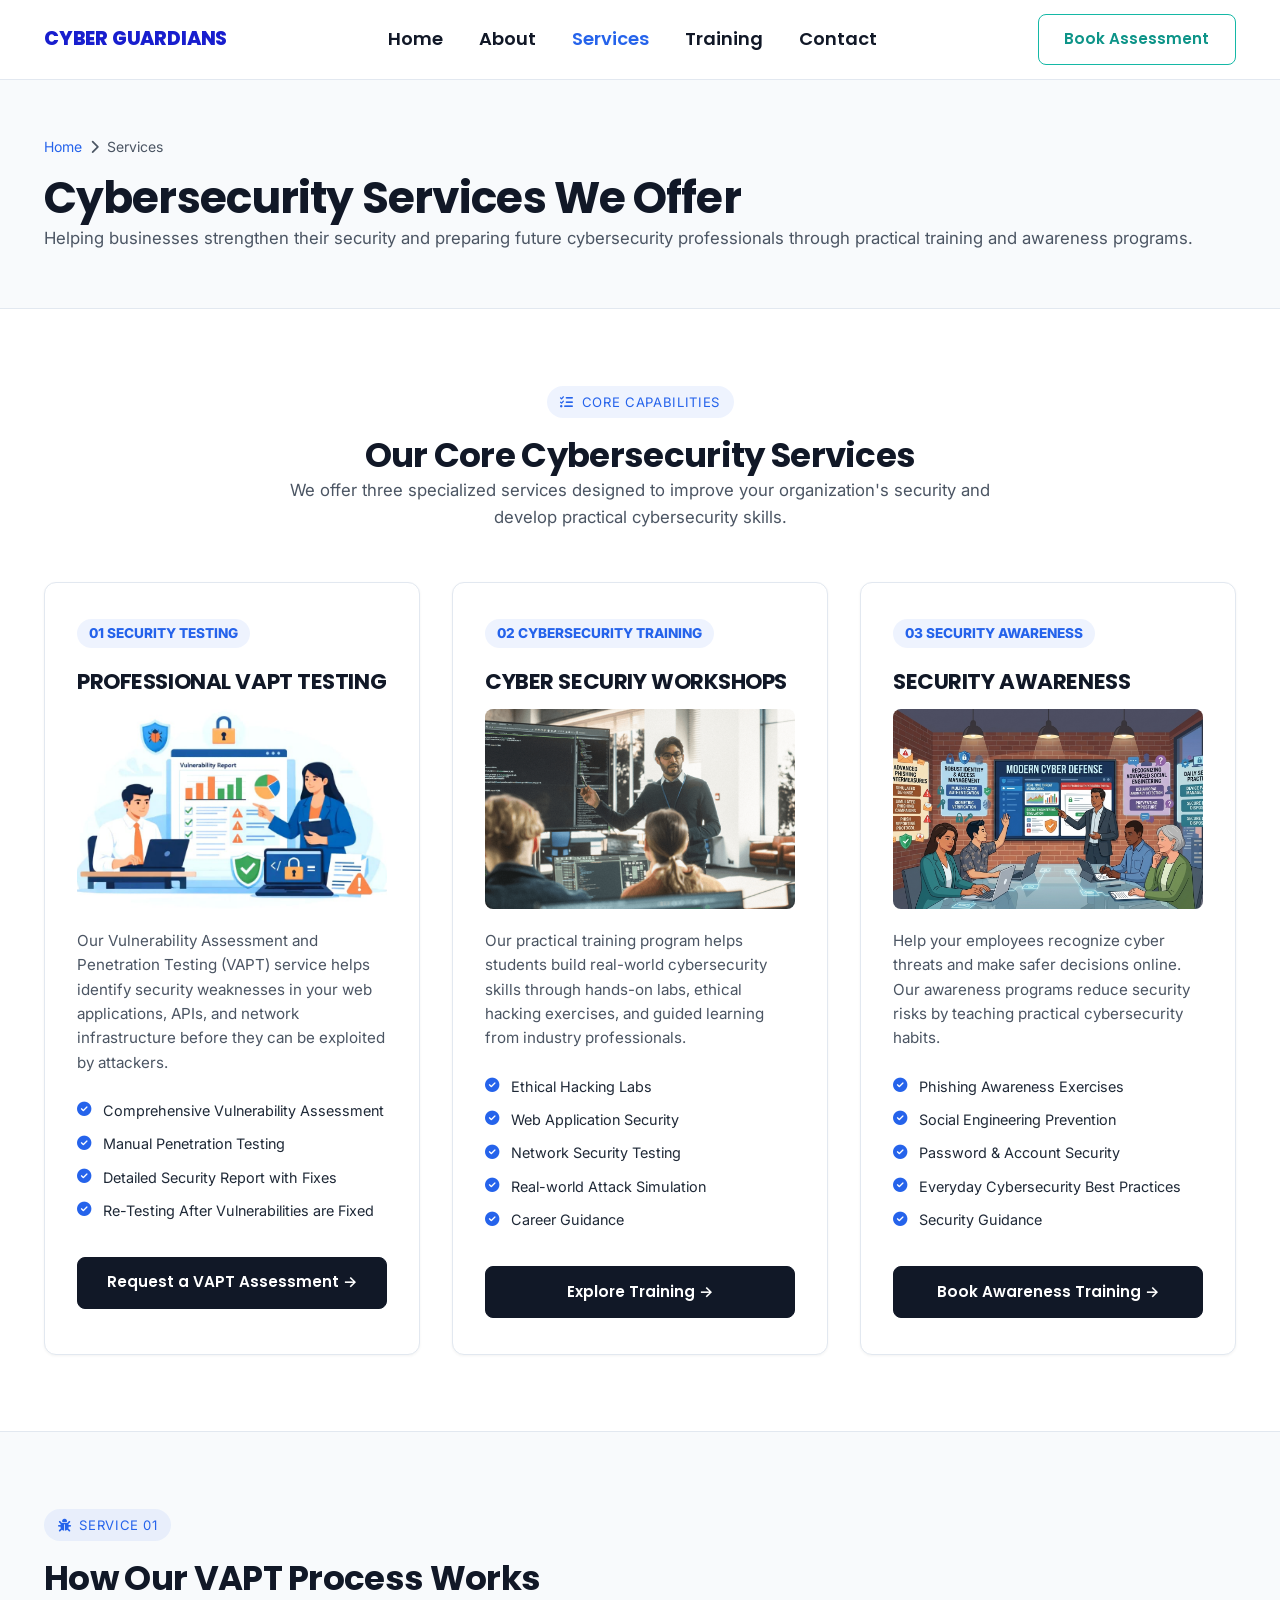
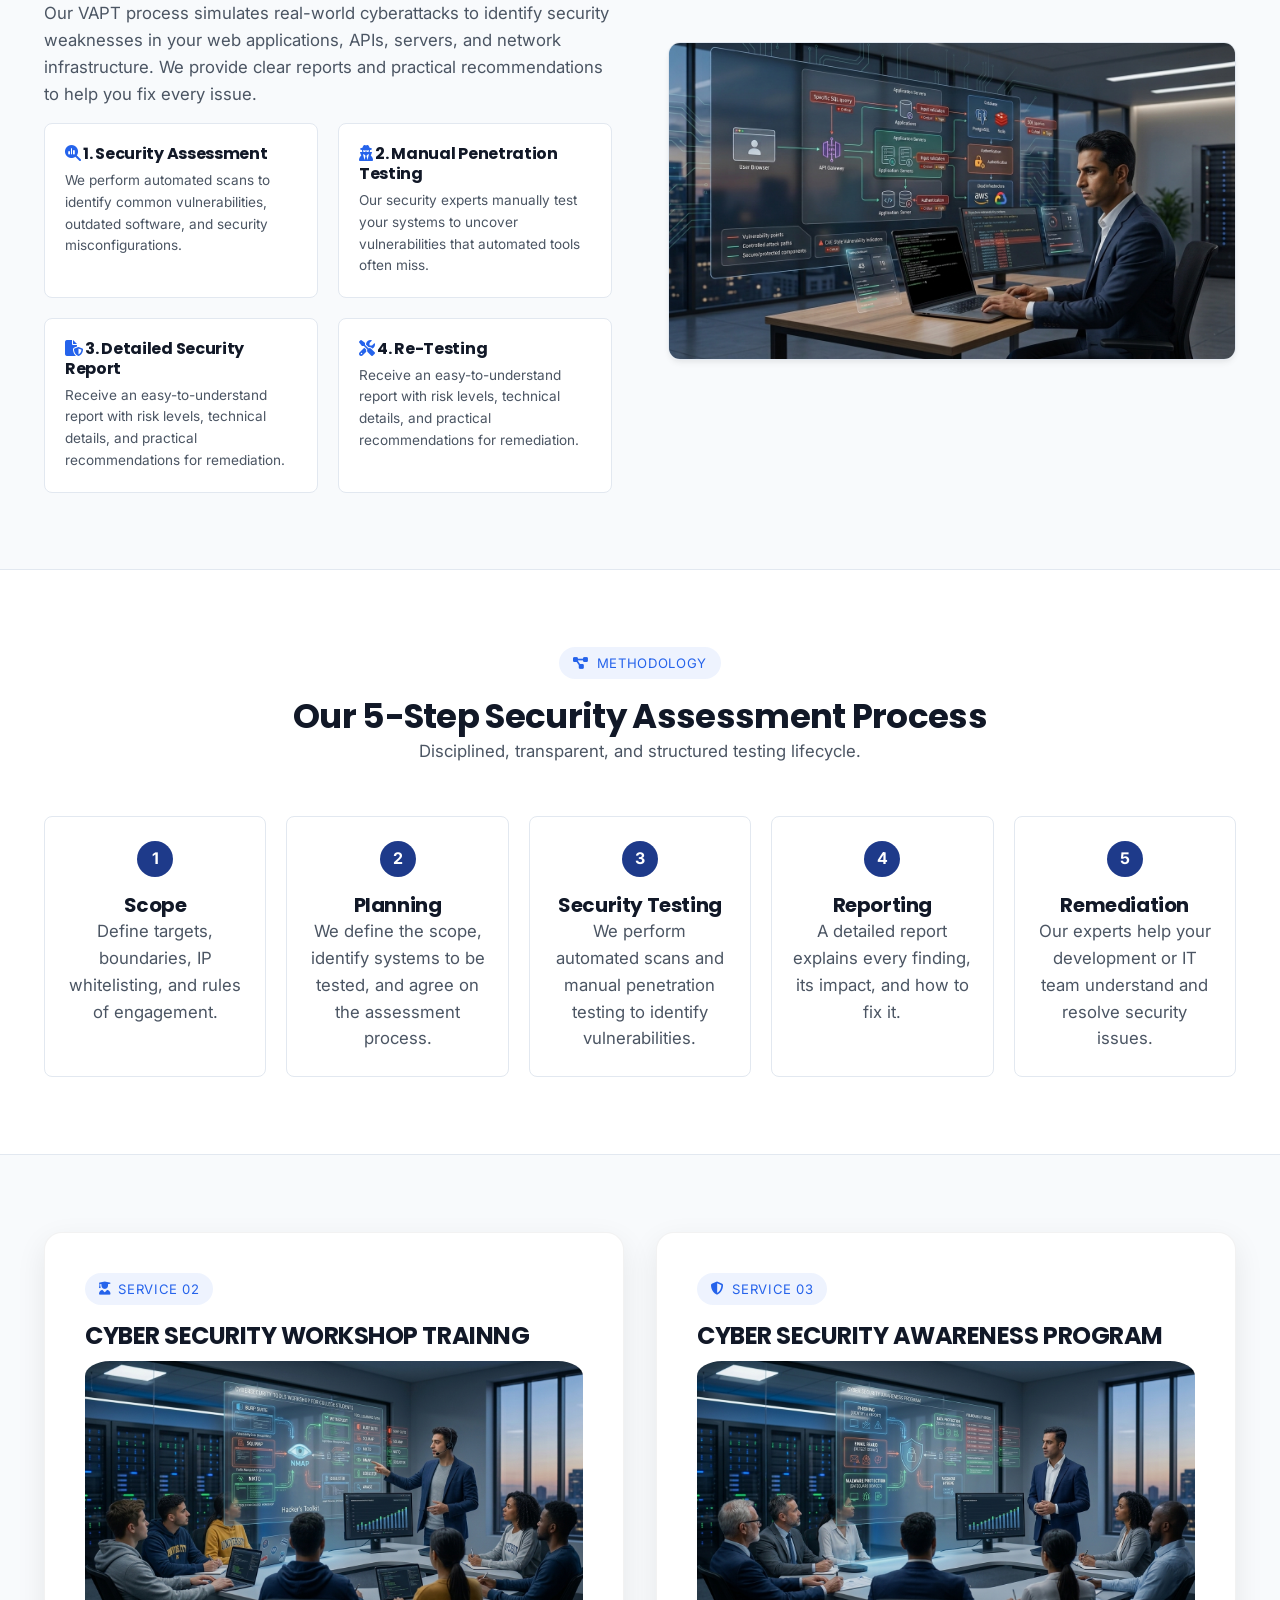
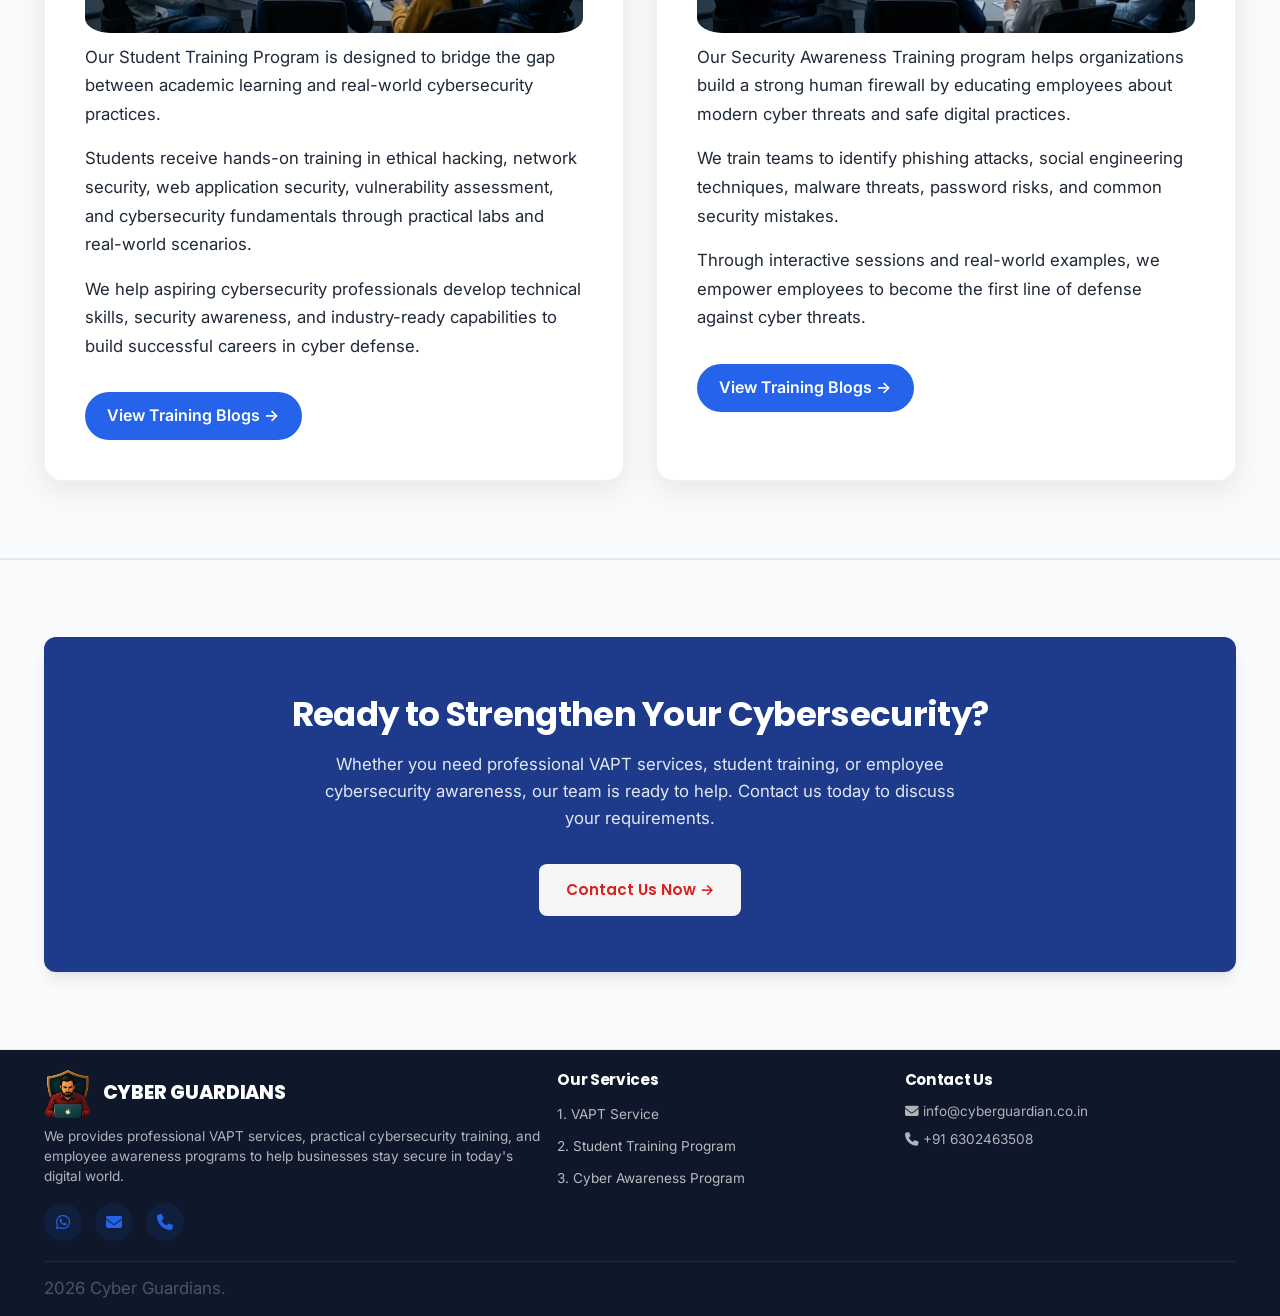
<file: services.html>
<!DOCTYPE html>
<html lang="en">

<head>
    <meta charset="UTF-8">
    <meta name="viewport" content="width=device-width, initial-scale=1.0">
    <title>Services | Cyber Guardian</title>
    <meta name="description"
        content="Explore Cyber Guardian's 3 core security services: VAPT Service, Student Training Program, and Cyber Awareness Program for staff.">
    <link rel="canonical" href="https://www.cyberguardian.co.in/services.html">

    <!-- Open Graph SEO -->
    <meta property="og:type" content="website">
    <meta property="og:url" content="https://www.cyberguardian.co.in/services.html">
    <meta property="og:title" content="Services | Cyber Guardian Security & VAPT">
    <meta property="og:description"
        content="Enterprise VAPT, Student Training Bootcamps, and Staff Cyber Awareness Programs.">
    <meta property="og:image" content="https://www.cyberguardian.co.in/assets/logo.png">

    <!-- Twitter Card SEO -->
    <meta name="twitter:card" content="summary_large_image">
    <meta name="twitter:title" content="Services | Cyber Guardian Security & VAPT">
    <meta name="twitter:description"
        content="Enterprise VAPT, Student Training Bootcamps, and Staff Cyber Awareness Programs.">
    <meta name="twitter:image" content="https://www.cyberguardian.co.in/assets/logo.png">

    <!-- JSON-LD Structured Data -->
    <script type="application/ld+json">
    {
      "@context": "https://schema.org",
      "@type": "Service",
      "serviceType": "Cybersecurity Services",
      "provider": {
        "@type": "Organization",
        "name": "Cyber Guardian",
        "url": "https://www.cyberguardian.co.in/"
      },
      "hasOfferCatalog": {
        "@type": "OfferCatalog",
        "name": "Cybersecurity Offerings",
        "itemListElement": [
          {
            "@type": "Offer",
            "itemOffered": {
              "@type": "Service",
              "name": "Vulnerability Assessment & Penetration Testing (VAPT)"
            }
          },
          {
            "@type": "Offer",
            "itemOffered": {
              "@type": "Service",
              "name": "Student Training Workshops"
            }
          },
          {
            "@type": "Offer",
            "itemOffered": {
              "@type": "Service",
              "name": "Cyber Awareness Program"
            }
          }
        ]
      }
    }
    </script>

    <!-- Favicon & Icons (Google Search Central & Modern Browsers) -->
    <link rel="icon" type="image/x-icon" href="/favicon.ico">
    <link rel="icon" type="image/png" sizes="48x48" href="/favicon-48x48.png">
    <link rel="manifest" href="/site.webmanifest">

    <!-- Font Awesome Icons CDN -->
    <link rel="stylesheet" href="https://cdnjs.cloudflare.com/ajax/libs/font-awesome/6.4.0/css/all.min.css">

    <!-- Google Fonts -->
    <link rel="preconnect" href="https://fonts.googleapis.com">
    <link rel="preconnect" href="https://fonts.gstatic.com" crossorigin>
    <link
        href="https://fonts.googleapis.com/css2?family=Inter:wght@400;500;600;700&family=Poppins:wght@500;600;700;800&display=swap"
        rel="stylesheet">

    <!-- Custom Stylesheets -->
    <link rel="stylesheet" href="css/style.css">
    <link rel="stylesheet" href="css/responsive.css">
</head>

<body oncontextmenu="return false;">

    <!-- Dynamic Header Navigation Bar -->
    <header>
        <nav class="navbar" id="navbar">
            <div class="container nav-container">
                <a href="index.html" class="logo-link">
                    <span class="logo-text">CYBER GUARDIANS</span>
                </a>

                <ul class="nav-menu" id="navMenu">
                    <li><a href="index.html" class="nav-link">Home</a></li>
                    <li><a href="about.html" class="nav-link">About</a></li>
                    <li><a href="services.html" class="nav-link active">Services</a></li>
                    <li><a href="training.html" class="nav-link">Training</a></li>
                    <li><a href="contact.html" class="nav-link">Contact</a></li>
                    <li class="mobile-nav-cta"><a href="contact.html#contact" class="btn btn-outline-teal">Book
                            Assessment</a></li>
                </ul>

                <div class="nav-cta">
                    <a href="contact.html#contact" class="btn btn-outline-teal">Book Assessment</a>
                    <button class="hamburger" id="hamburger" aria-label="Toggle Navigation Menu" aria-expanded="false">
                        <span></span>
                        <span></span>
                        <span></span>
                    </button>
                </div>
            </div>
        </nav>
    </header>

    <main>
        <!-- Page Banner -->
        <section class="page-banner">
            <div class="container">
                <div class="banner-content reveal">
                    <div class="breadcrumb">
                        <a href="index.html">Home</a>
                        <i class="fa-solid fa-chevron-right"></i>
                        <span>Services</span>
                    </div>
                    <h1 class="banner-title">Cybersecurity Services We Offer</h1>
                    <p class="banner-subtitle">Helping businesses strengthen their security and preparing future
                        cybersecurity professionals through practical training and awareness programs.</p>
                </div>
            </div>
        </section>

        <!-- 3 Core Services Summary Section -->
        <section class="section">
            <div class="container" id="exploreMore">
                <div class="section-title reveal">
                    <div class="section-tag"><i class="fa-solid fa-list-check"></i> Core Capabilities</div>
                    <h2>Our Core Cybersecurity Services</h2>
                    <p>We offer three specialized services designed to improve your organization's security and develop
                        practical cybersecurity skills.</p>
                </div>

                <div class="services-3-grid">
                    <!-- 1. VAPT Service -->
                    <div class="svc-card reveal">
                        <span class="svc-number">01 SECURITY TESTING</span>
                        <h3 class="svc-title">PROFESSIONAL VAPT TESTING</h3>
                        <div>
                            <img src="assets/service.jpeg" alt="Vulnerability Assessment and Penetration Testing VAPT">
                        </div>
                        <p class="svc-desc">Our Vulnerability Assessment and Penetration Testing (VAPT) service helps
                            identify security weaknesses in your web applications, APIs, and network infrastructure
                            before they can be exploited by attackers.</p>
                        <div style="margin-bottom: 1.5rem;">
                            <div class="svc-feature-item"><i class="fa-solid fa-circle-check"></i><span>Comprehensive
                                    Vulnerability Assessment</span></div>
                            <div class="svc-feature-item"><i class="fa-solid fa-circle-check"></i><span>Manual
                                    Penetration Testing</span></div>
                            <div class="svc-feature-item"><i class="fa-solid fa-circle-check"></i><span>Detailed
                                    Security Report with Fixes</span></div>
                            <div class="svc-feature-item"><i class="fa-solid fa-circle-check"></i><span> Re-Testing
                                    After Vulnerabilities are Fixed</span></div>
                        </div>
                        <a href="contact.html#contact" class="btn btn-dark btn-full">Request a VAPT Assessment
                            &rarr;</a>
                    </div>

                    <!-- 2. Student Training Program -->
                    <div class="svc-card reveal">
                        <span class="svc-number">02 CYBERSECURITY TRAINING</span>
                        <h3 class="svc-title">CYBER SECURIY WORKSHOPS</h3>
                        <div>
                            <img src="assets/class_teaching.png" alt="Cybersecurity Student Training Workshops">
                        </div>
                        <p class="svc-desc">Our practical training program helps students build real-world cybersecurity
                            skills through hands-on labs, ethical hacking exercises, and guided learning from industry
                            professionals.</p>
                        <div style="margin-bottom: 1.5rem;">
                            <div class="svc-feature-item"><i class="fa-solid fa-circle-check"></i><span> Ethical Hacking
                                    Labs</span></div>
                            <div class="svc-feature-item"><i class="fa-solid fa-circle-check"></i><span> Web Application
                                    Security</span></div>
                            <div class="svc-feature-item"><i class="fa-solid fa-circle-check"></i><span> Network
                                    Security Testing</span></div>
                            <div class="svc-feature-item"><i class="fa-solid fa-circle-check"></i><span> Real-world
                                    Attack Simulation</span></div>
                            <div class="svc-feature-item"><i class="fa-solid fa-circle-check"></i><span> Career Guidance
                                </span></div>
                        </div>
                        <a href="training.html#training" class="btn btn-dark btn-full">Explore Training &rarr;</a>
                    </div>

                    <!-- 3. Cyber Awareness Program -->
                    <div class="svc-card reveal">
                        <span class="svc-number">03 SECURITY AWARENESS</span>
                        <h3 class="svc-title">SECURITY AWARENESS</h3>
                        <div>
                            <img src="assets/service_aweness.png" alt="Employee Cyber Security Awareness Program">
                        </div>
                        <p class="svc-desc">Help your employees recognize cyber threats and make safer decisions online.
                            Our awareness programs reduce security risks by teaching practical cybersecurity habits.</p>
                        <div style="margin-bottom: 1.5rem;">
                            <div class="svc-feature-item"><i class="fa-solid fa-circle-check"></i><span> Phishing
                                    Awareness Exercises</span></div>
                            <div class="svc-feature-item"><i class="fa-solid fa-circle-check"></i><span> Social
                                    Engineering Prevention</span></div>
                            <div class="svc-feature-item"><i class="fa-solid fa-circle-check"></i><span> Password &
                                    Account Security</span></div>
                            <div class="svc-feature-item"><i class="fa-solid fa-circle-check"></i><span> Everyday
                                    Cybersecurity Best Practices</span></div>
                            <div class="svc-feature-item"><i class="fa-solid fa-circle-check"></i><span> Security
                                    Guidance</span></div>
                        </div>
                        <a href="contact.html#contact" class="btn btn-dark btn-full">Book Awareness Training
                            &rarr;</a>
                    </div>
                </div>
            </div>
        </section>

        <!-- Service 1 In-Depth Breakdown -->
        <section class="section section-light">
            <div class="container">
                <div class="grid-2" style="align-items: center; gap: 3.5rem;">
                    <div class="reveal" id="vapt">
                        <div class="section-tag"><i class="fa-solid fa-bug"></i> Service 01</div>
                        <h2>How Our VAPT Process Works</h2>
                        <p>Our VAPT process simulates real-world cyberattacks to identify security weaknesses in your
                            web applications, APIs, servers, and network infrastructure. We provide clear reports and
                            practical recommendations to help you fix every issue.</p>

                        <div class="grid-2 mt-3" style="gap: 1.25rem;">
                            <div
                                style="background: #FFFFFF; padding: 1.25rem; border-radius: var(--radius-md); border: 1px solid var(--color-border);">
                                <h4 style="font-size: 1rem; margin-bottom: 0.35rem;"><i
                                        class="fa-solid fa-magnifying-glass-chart"
                                        style="color: var(--color-secondary);"></i> 1. Security Assessment</h4>
                                <p style="font-size: 0.85rem; margin: 0;">We perform automated scans to identify common
                                    vulnerabilities, outdated software, and security misconfigurations.</p>
                            </div>
                            <div
                                style="background: #FFFFFF; padding: 1.25rem; border-radius: var(--radius-md); border: 1px solid var(--color-border);">
                                <h4 style="font-size: 1rem; margin-bottom: 0.35rem;"><i class="fa-solid fa-user-secret"
                                        style="color: var(--color-secondary);"></i> 2. Manual Penetration Testing</h4>
                                <p style="font-size: 0.85rem; margin: 0;">Our security experts manually test your
                                    systems to uncover vulnerabilities that automated tools often miss.</p>
                            </div>
                            <div
                                style="background: #FFFFFF; padding: 1.25rem; border-radius: var(--radius-md); border: 1px solid var(--color-border);">
                                <h4 style="font-size: 1rem; margin-bottom: 0.35rem;"><i class="fa-solid fa-file-shield"
                                        style="color: var(--color-secondary);"></i> 3. Detailed Security Report</h4>
                                <p style="font-size: 0.85rem; margin: 0;">Receive an easy-to-understand report with risk
                                    levels, technical details, and practical recommendations for remediation.</p>
                            </div>
                            <div
                                style="background: #FFFFFF; padding: 1.25rem; border-radius: var(--radius-md); border: 1px solid var(--color-border);">
                                <h4 style="font-size: 1rem; margin-bottom: 0.35rem;"><i
                                        class="fa-solid fa-screwdriver-wrench"
                                        style="color: var(--color-secondary);"></i> 4. Re-Testing</h4>
                                <p style="font-size: 0.85rem; margin: 0;">Receive an easy-to-understand report with risk
                                    levels, technical details, and practical recommendations for remediation.</p>
                            </div>
                        </div>
                    </div>

                    <div class="reveal">
                        <div
                            style="border-radius: var(--radius-lg); overflow: hidden; border: 1px solid var(--color-border); box-shadow: var(--shadow-md);">
                            <img src="assets/vaptTesting.png" alt="Cyber Security VAPT Assessment">
                        </div>
                    </div>
                </div>
            </div>
        </section>

        <!-- Testing Process Methodology Section -->
        <section class="section">
            <div class="container">
                <div class="section-title reveal">
                    <div class="section-tag"><i class="fa-solid fa-diagram-project"></i> Methodology</div>
                    <h2>Our 5-Step Security Assessment Process</h2>
                    <p>Disciplined, transparent, and structured testing lifecycle.</p>
                </div>

                <div class="process-grid">
                    <div class="process-step reveal">
                        <div class="step-num">1</div>
                        <h4 class="step-title">Scope</h4>
                        <p class="step-desc">Define targets, boundaries, IP whitelisting, and rules of engagement.</p>
                    </div>

                    <div class="process-step reveal">
                        <div class="step-num">2</div>
                        <h4 class="step-title">Planning</h4>
                        <p class="step-desc">We define the scope, identify systems to be tested, and agree on the
                            assessment process.</p>
                    </div>

                    <div class="process-step reveal">
                        <div class="step-num">3</div>
                        <h4 class="step-title">Security Testing</h4>
                        <p class="step-desc">We perform automated scans and manual penetration testing to identify
                            vulnerabilities.</p>
                    </div>

                    <div class="process-step reveal">
                        <div class="step-num">4</div>
                        <h4 class="step-title">Reporting</h4>
                        <p class="step-desc">A detailed report explains every finding, its impact, and how to fix it.
                        </p>
                    </div>

                    <div class="process-step reveal">
                        <div class="step-num">5</div>
                        <h4 class="step-title">Remediation</h4>
                        <p class="step-desc">Our experts help your development or IT team understand and resolve
                            security issues.</p>
                    </div>
                </div>
            </div>
        </section>

        <section class="section section-light">
            <div class="container">
                <div class="service-cards">
                    <!-- Service 02 -->
                    <div class="service-card reveal" id="training-program">
                        <div class="section-tag">
                            <i class="fa-solid fa-user-graduate"></i> Service 02
                        </div>
                        <h3>CYBER SECURITY WORKSHOP TRAINNG</h3>
                        <div>
                            <img src="assets/service traing.png" alt="Cyber Security Student Training Workshop"
                                style="border-radius: 25px; padding: 10px 0px;">
                        </div>
                        <p>
                            Our Student Training Program is designed to bridge the gap
                            between academic learning and real-world cybersecurity
                            practices.
                        </p>
                        <p>
                            Students receive hands-on training in ethical hacking,
                            network security, web application security, vulnerability
                            assessment, and cybersecurity fundamentals through practical
                            labs and real-world scenarios.
                        </p>
                        <p>
                            We help aspiring cybersecurity professionals develop
                            technical skills, security awareness, and industry-ready
                            capabilities to build successful careers in cyber defense.
                        </p>
                        <a href="training.html#training" class="service-btn">
                            View Training Blogs →
                        </a>
                    </div>

                    <!-- Service 03 -->
                    <div class="service-card reveal" id="awareness">
                        <div class="section-tag">
                            <i class="fa-solid fa-shield-halved"></i> Service 03
                        </div>
                        <h3>CYBER SECURITY AWARENESS PROGRAM</h3>
                        <div>
                            <img src="assets/awerness1.png" alt="Corporate Security Awareness Training"
                                style="border-radius: 25px; padding: 10px 0px;">
                        </div>
                        <p>
                            Our Security Awareness Training program helps organizations
                            build a strong human firewall by educating employees about
                            modern cyber threats and safe digital practices.
                        </p>
                        <p>
                            We train teams to identify phishing attacks, social
                            engineering techniques, malware threats, password risks,
                            and common security mistakes.
                        </p>
                        <p>
                            Through interactive sessions and real-world examples, we
                            empower employees to become the first line of defense
                            against cyber threats.
                        </p>
                        <a href="training.html#training" class="service-btn">
                            View Training Blogs →
                        </a>
                    </div>
                </div>
            </div>
        </section>

        <!-- Call To Action Banner -->
        <section class="section section-light">
            <div class="container">
                <div class="cta-banner reveal">
                    <h2>Ready to Strengthen Your Cybersecurity?</h2>
                    <p>Whether you need professional VAPT services, student training, or employee cybersecurity
                        awareness, our team is ready to help. Contact us today to discuss your requirements.</p>
                    <a href="contact.html" class="btn btn-accent btn-lg">Contact Us Now &rarr;</a>
                </div>
            </div>
        </section>
    </main>

    <!-- Unified Global Footer -->
    <footer class="footer">
        <div class="container">
            <div class="footer-grid">
                <div class="footer-brand">
                    <a href="index.html" class="logo-link">
                        <img src="assets/logo.png" alt="Cyber Guardian Logo">
                        <span class="logo-text" style="color: #FFFFFF;">CYBER GUARDIANS</span>
                    </a>
                    <p>We provides professional VAPT services, practical cybersecurity training, and employee awareness
                        programs to help businesses stay secure in today's digital world.</p>
                    <div class="footer-socials">
                        </a>
                        <a href="https://wa.me/916302463508" target="_blank" aria-label="WhatsApp">
                            <i class="fa-brands fa-whatsapp"></i>
                        </a>
                        <a href="mailto:info@cyberguardian.co.in" aria-label="Email">
                            <i class="fa-solid fa-envelope"></i>
                        </a>
                        <a href="tel:+916302463508" aria-label="phone">
                            <i class="fa-solid fa-phone"></i>
                        </a>
                    </div>
                </div>

                <div>
                    <h4 class="footer-title">Our Services</h4>
                    <ul class="footer-links">
                        <li><a href="services.html#vapt">1. VAPT Service</a></li>
                        <li><a href="training.html">2. Student Training Program</a></li>
                        <li><a href="services.html#awareness">3. Cyber Awareness Program</a></li>
                    </ul>
                </div>

                <div class="footer-contact-info">
                    <h4 class="footer-title">Contact Us</h4>
                    <p><i class="fa-solid fa-envelope"></i> info@cyberguardian.co.in</p>
                    <p><i class="fa-solid fa-phone"></i> +91 6302463508</p>
                </div>
            </div>

            <div class="footer-bottom">
                <p><span id="currentYear"></span> Cyber Guardians.</p>

            </div>
        </div>
    </footer>

    <!-- Scroll to Top Button -->
    <button class="scroll-to-top" id="scrollToTop" aria-label="Scroll to top">
        <i class="fa-solid fa-arrow-up"></i>
    </button>

    <!-- Core Interactive JavaScript -->
    <script src="js/script.js"></script>
</body>

</html>
</file>
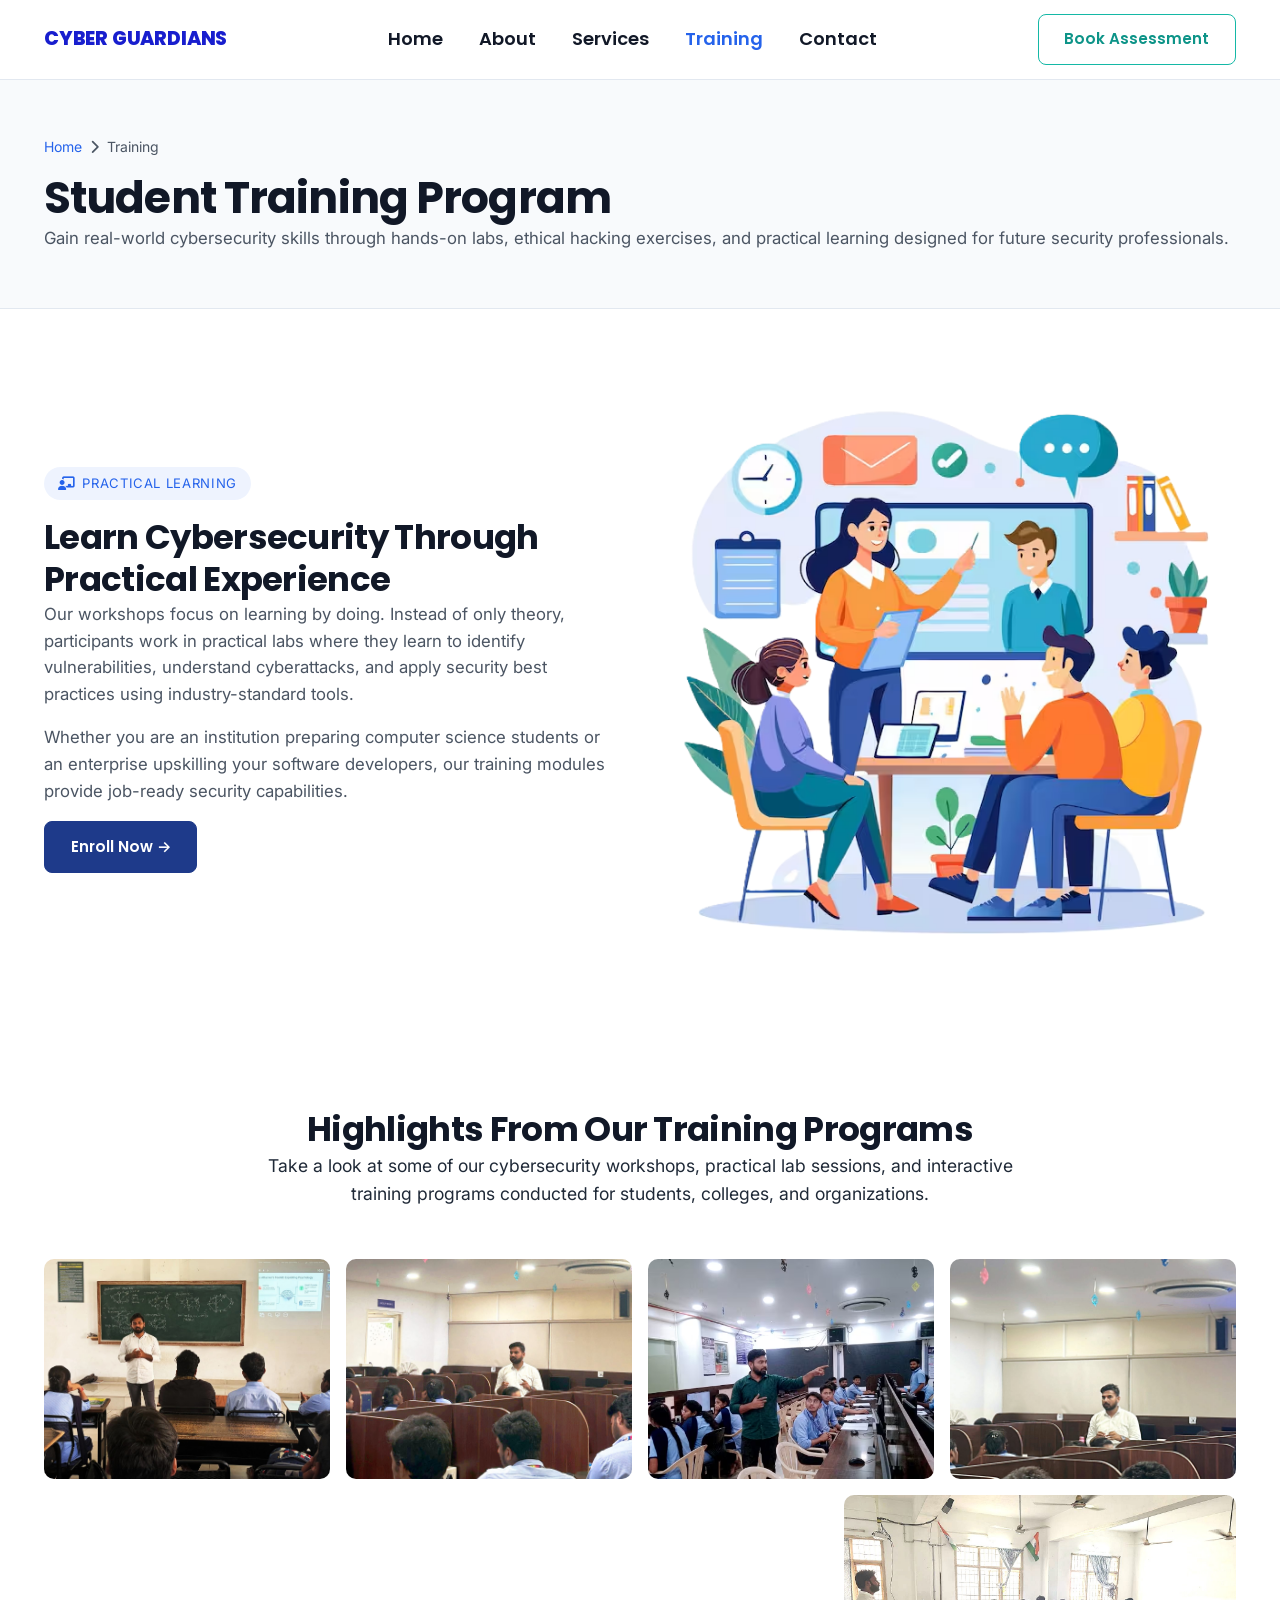
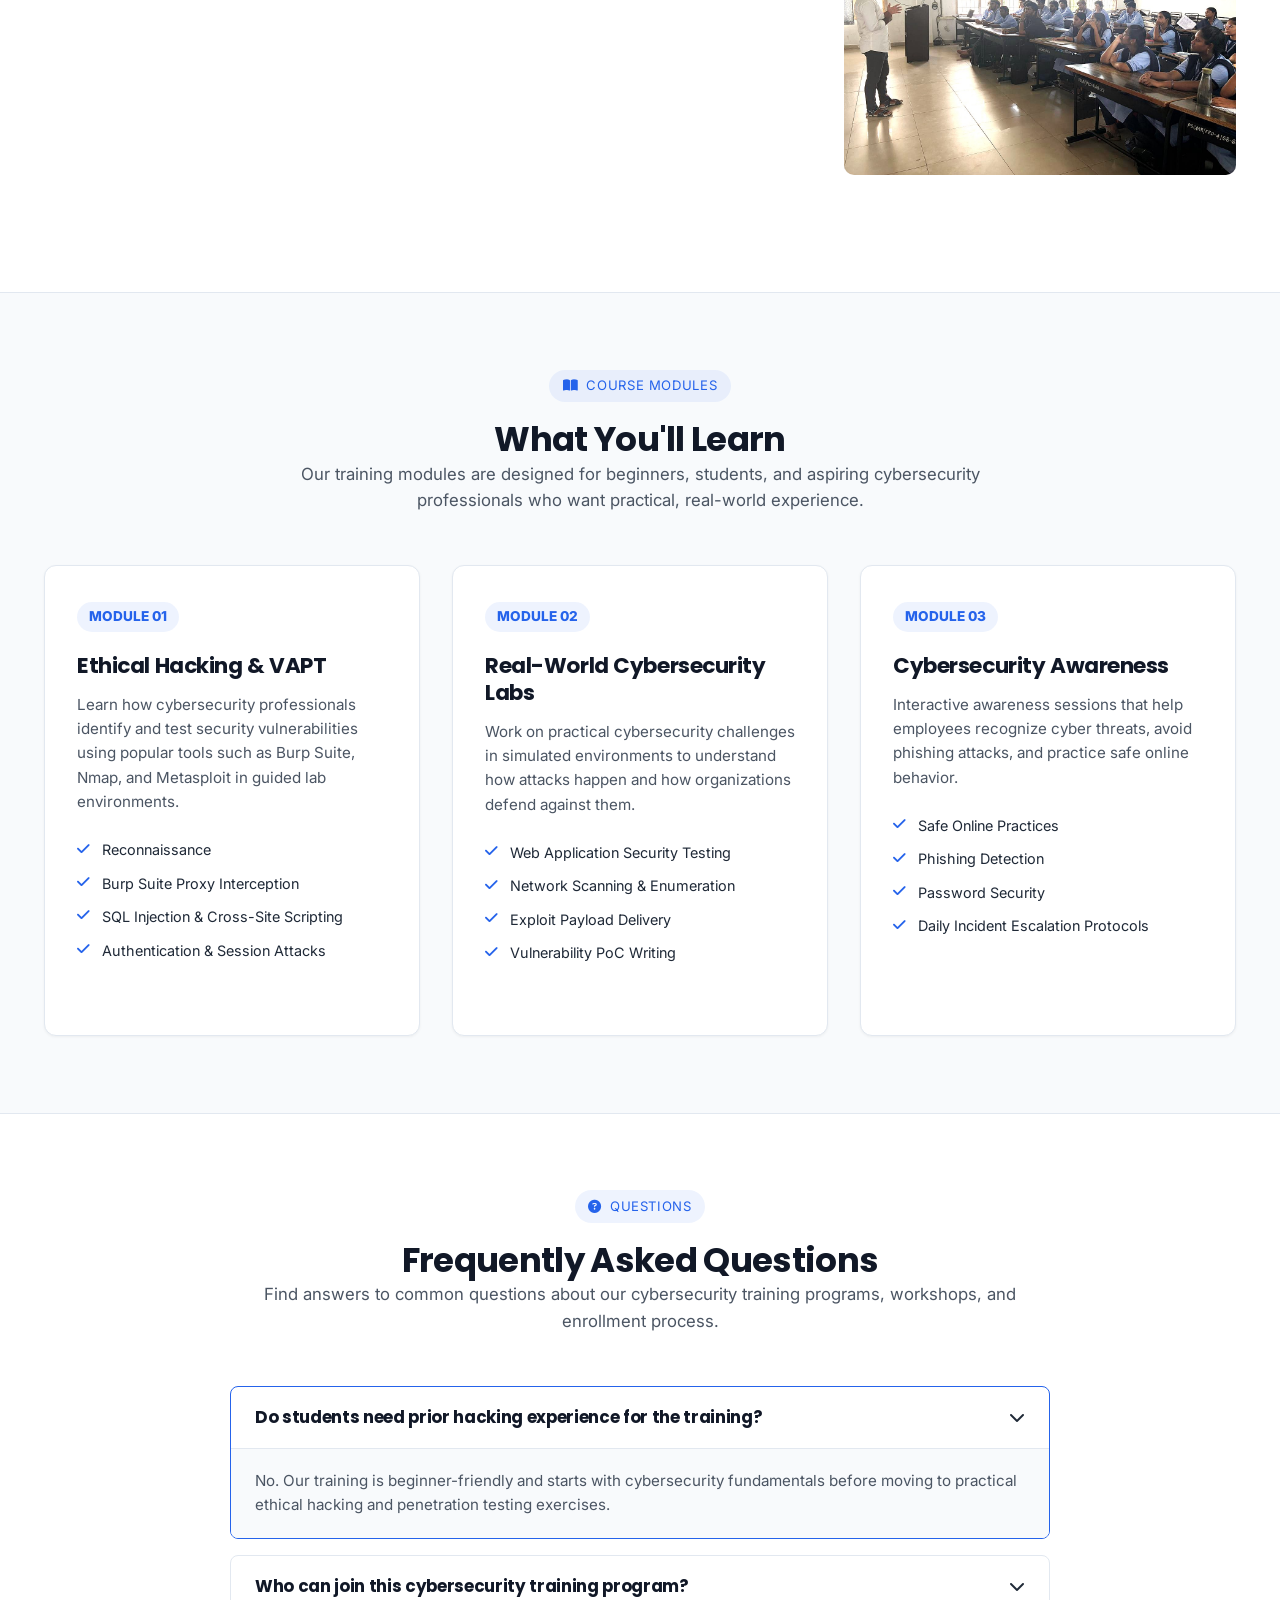
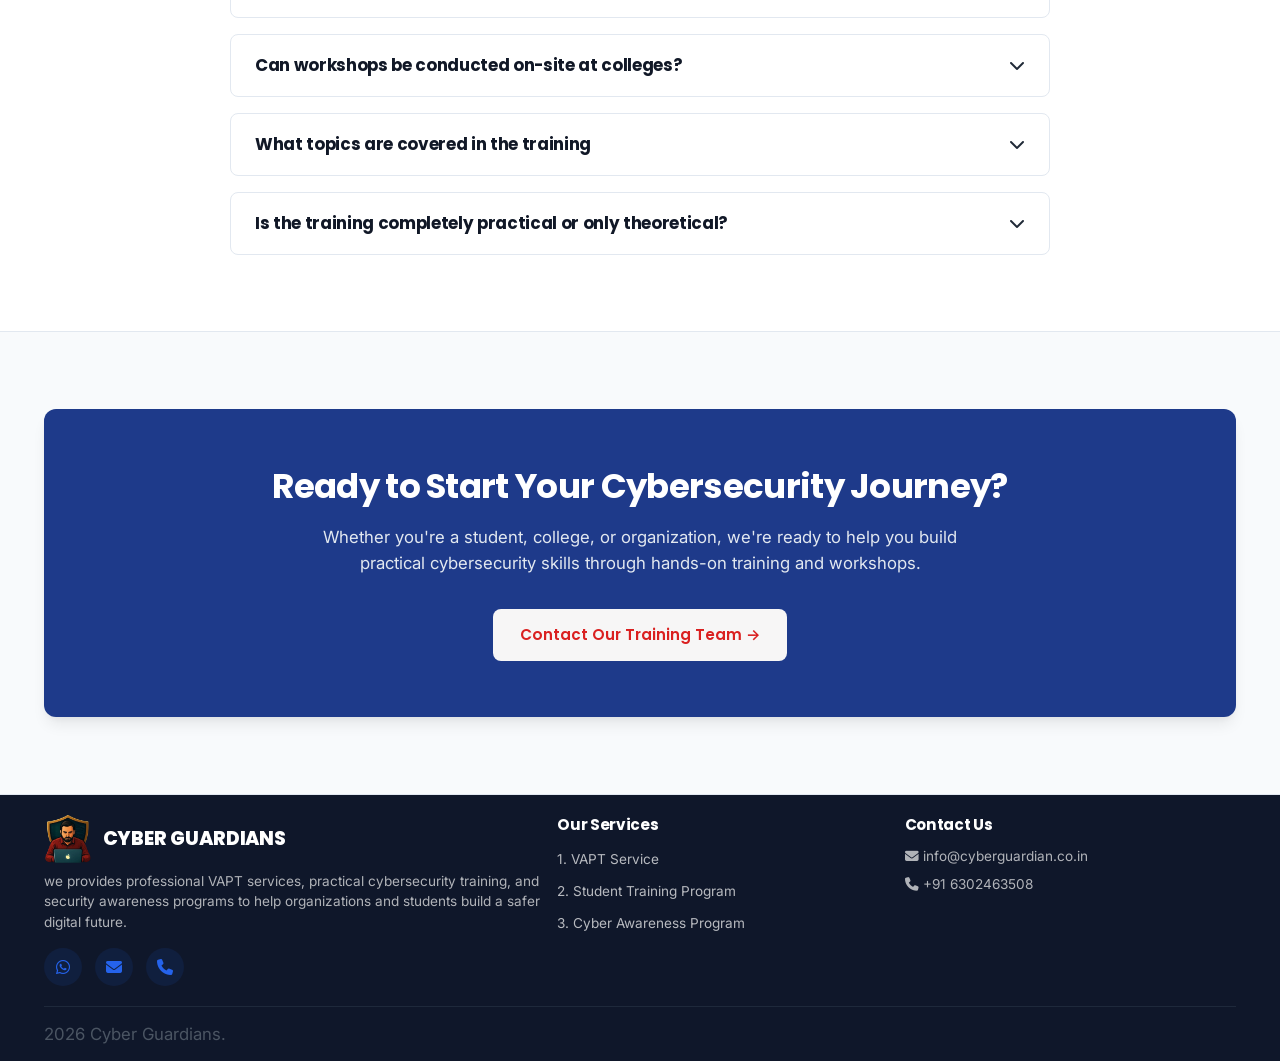
<file: training.html>
<!DOCTYPE html>
<html lang="en">

<head>
    <meta charset="UTF-8">
    <meta name="viewport" content="width=device-width, initial-scale=1.0">
    <title>Training & Bootcamps | Cyber Guardian</title>
    <meta name="description"
        content="Hands-on Student Training Program and Ethical Hacking Bootcamps. Practical labs, OWASP vulnerability analysis, and institutional workshops.">
    <link rel="canonical" href="https://www.cyberguardian.co.in/training.html">

    <!-- Open Graph SEO -->
    <meta property="og:type" content="website">
    <meta property="og:url" content="https://www.cyberguardian.co.in/training.html">
    <meta property="og:title" content="Training & Bootcamps | Cyber Guardian">
    <meta property="og:description"
        content="Learn offensive security and penetration testing from industry security engineers through hands-on practical labs.">
    <meta property="og:image" content="https://www.cyberguardian.co.in/assets/logo.png">

    <!-- Twitter Card SEO -->
    <meta name="twitter:card" content="summary_large_image">
    <meta name="twitter:title" content="Training & Bootcamps | Cyber Guardian">
    <meta name="twitter:description"
        content="Learn offensive security and penetration testing from industry security engineers through hands-on practical labs.">
    <meta name="twitter:image" content="https://www.cyberguardian.co.in/assets/logo.png">

    <!-- JSON-LD Structured Data -->
    <script type="application/ld+json">
    {
      "@context": "https://schema.org",
      "@type": "Course",
      "name": "Ethical Hacking & Cybersecurity Student Training Bootcamp",
      "description": "Practical ethical hacking bootcamps and workshops designed for engineering students and institutions to master OWASP web penetration testing.",
      "provider": {
        "@type": "Organization",
        "name": "Cyber Guardian",
        "sameAs": "https://www.cyberguardian.co.in/"
      }
    }
    </script>

    <!-- Favicon & Icons (Google Search Central & Modern Browsers) -->
   <link rel="icon" type="image/x-icon" href="/favicon.ico">
    <link rel="icon" type="image/png" sizes="48x48" href="/favicon-48x48.png">  
    <link rel="manifest" href="/site.webmanifest">

    <!-- Font Awesome Icons CDN -->
    <link rel="stylesheet" href="https://cdnjs.cloudflare.com/ajax/libs/font-awesome/6.4.0/css/all.min.css">

    <!-- Google Fonts -->
    <link rel="preconnect" href="https://fonts.googleapis.com">
    <link rel="preconnect" href="https://fonts.gstatic.com" crossorigin>
    <link
        href="https://fonts.googleapis.com/css2?family=Inter:wght@400;500;600;700&family=Poppins:wght@500;600;700;800&display=swap"
        rel="stylesheet">

    <!-- Custom Stylesheets -->
    <link rel="stylesheet" href="css/style.css">
    <link rel="stylesheet" href="css/responsive.css">
</head>

<body oncontextmenu="return false;">

    <!-- Dynamic Header Navigation Bar -->
    <header>
        <nav class="navbar" id="navbar">
            <div class="container nav-container">
                <a href="index.html" class="logo-link">
                    <span class="logo-text">CYBER GUARDIANS</span>
                </a>

                <ul class="nav-menu" id="navMenu">
                    <li><a href="index.html" class="nav-link">Home</a></li>
                    <li><a href="about.html" class="nav-link">About</a></li>
                    <li><a href="services.html" class="nav-link">Services</a></li>
                    <li><a href="training.html" class="nav-link active">Training</a></li>
                    <li><a href="contact.html" class="nav-link">Contact</a></li>
                    <li class="mobile-nav-cta"><a href="contact.html#contact" class="btn btn-outline-teal">Book
                            Assessment</a></li>
                </ul>

                <div class="nav-cta">
                    <a href="contact.html#contact" class="btn btn-outline-teal">Book Assessment</a>
                    <button class="hamburger" id="hamburger" aria-label="Toggle Navigation Menu" aria-expanded="false">
                        <span></span>
                        <span></span>
                        <span></span>
                    </button>
                </div>
            </div>
        </nav>
    </header>

    <main>
        <!-- Page Banner -->
        <section class="page-banner">
            <div class="container">
                <div class="banner-content reveal">
                    <div class="breadcrumb">
                        <a href="index.html">Home</a>
                        <i class="fa-solid fa-chevron-right"></i>
                        <span>Training</span>
                    </div>
                    <h1 class="banner-title">Student Training Program</h1>
                    <p class="banner-subtitle">Gain real-world cybersecurity skills through hands-on labs, ethical
                        hacking exercises, and practical learning designed for future security professionals.</p>
                </div>
            </div>
        </section>

        <!-- Training Introduction Section -->
        <section class="section">
            <div class="container">
                <div class="grid-2" style="align-items: center; gap: 3.5rem;">
                    <div class="reveal">
                        <div class="section-tag"><i class="fa-solid fa-chalkboard-user"></i> Practical Learning</div>
                        <h2>Learn Cybersecurity Through Practical Experience</h2>
                        <p>Our workshops focus on learning by doing. Instead of only theory, participants work in
                            practical labs where they learn to identify vulnerabilities, understand cyberattacks, and
                            apply security best practices using industry-standard tools.</p>
                        <p>Whether you are an institution preparing computer science students or an enterprise
                            upskilling your software developers, our training modules provide job-ready security
                            capabilities.</p>

                        <div class="mt-3">
                            <a href="contact.html?subject=Student%20Training%20Program" class="btn btn-primary">Enroll
                                Now &rarr;</a>
                        </div>
                    </div>
                    <div class="reveal">
                        <div style=" overflow: hidden;">
                            <img src="assets/student_training.avif" alt="Cyber Security Student Workshop">
                        </div>
                    </div>
                </div>
            </div>
        </section>

        <!-- Glimpses of Our Workshops White Background Section (Pixel-Perfect Margin Alignment) -->
        <!-- Training Section -->
        <section class="training section" id="training">
            <div class="container">

                <div class="section-title reveal slide-up">
                    <h2>Highlights From Our Training Programs</h2>
                    <div class="underline"></div>
                    <p class="glimpse-subtitle">
                        Take a look at some of our cybersecurity workshops, practical lab sessions, and interactive
                        training programs conducted for students, colleges, and organizations.
                    </p>
                </div>
                <!-- Top Row: 4 Images -->
                <div class="glimpse-grid reveal slide-up">
                    <div class="glimpse-item">
                        <img src="assets/psce_awareness.jpeg" alt="Workshop Session" loading="lazy">
                        <div class="glimpse-overlay">
                            <h3>Cybersecurity Workshop</h3>
                            <p>
                                Random description text here. Replace this with your workshop details.
                            </p>
                        </div>
                    </div>
                    <div class="glimpse-item">
                        <img src="assets/student_trainng.jpeg" alt="Training Session" loading="lazy">
                        <div class="glimpse-overlay">
                            <h3>Student Training Program</h3>
                            <p>
                                Random description text here. Replace this with your training information.
                            </p>
                        </div>
                    </div>
                    <div class="glimpse-item">
                        <img src="assets/workshopG.avif" alt="Workshop" loading="lazy">
                        <div class="glimpse-overlay">
                            <h3>Ethical Hacking Session</h3>
                            <p>
                                Random description text here. Replace this with your practical session details.
                            </p>
                        </div>
                    </div>
                    <div class="glimpse-item">
                        <img src="assets/workshop2.jpeg" alt="Workshop 2" loading="lazy">
                        <div class="glimpse-overlay">
                            <h3>Security Awareness Program</h3>
                            <p>
                                Random description text here. Replace this with your awareness program details.
                            </p>
                        </div>
                    </div>
                </div>

                <!-- Bottom Row: Video + Image -->
                <div class="glimpse-banner reveal slide-up">
                    <div class="glimpse-banner-video">
                        <video src="assets/studentTarinng.mp4" autoplay loop muted playsinline> </video>
                        <div class="glimpse-overlay">
                            <h3>Live Practical Training</h3>
                            <p>
                                Random description text here. Replace this with your video session details.
                            </p>
                        </div>
                    </div>
                    <div class="glimpse-banner-img">
                        <img src="assets/psce_aware.jpeg" alt="Training Glimpse" loading="lazy">

                        <div class="glimpse-overlay">
                            <h3>Hands-On Learning</h3>
                            <p>
                                Random description text here. Replace this with your event information.
                            </p>
                        </div>
                    </div>
                </div>
            </div>
        </section>

        <!-- Badges & CTA Bar (span 4: exact same outer margin alignment) -->

        <!-- Modules Section -->
        <section class="section section-light">
            <div class="container">
                <div class="section-title reveal">
                    <div class="section-tag"><i class="fa-solid fa-book-open"></i> Course Modules</div>
                    <h2>What You'll Learn</h2>
                    <p>Our training modules are designed for beginners, students, and aspiring cybersecurity
                        professionals who want practical, real-world experience.</p>
                </div>

                <div class="services-3-grid">
                    <div class="svc-card reveal">
                        <span class="svc-number">MODULE 01</span>
                        <h3 class="svc-title">Ethical Hacking & VAPT</h3>
                        <p class="svc-desc">Learn how cybersecurity professionals identify and test security
                            vulnerabilities using popular tools such as Burp Suite, Nmap, and Metasploit in guided lab
                            environments.</p>
                        <div style="margin-bottom: 1.5rem;">
                            <div class="svc-feature-item"><i class="fa-solid fa-check"></i> <span>Reconnaissance</span>
                            </div>
                            <div class="svc-feature-item"><i class="fa-solid fa-check"></i> <span>Burp Suite Proxy
                                    Interception</span></div>
                            <div class="svc-feature-item"><i class="fa-solid fa-check"></i> <span>SQL Injection &
                                    Cross-Site Scripting</span></div>
                            <div class="svc-feature-item"><i class="fa-solid fa-check"></i> <span>Authentication &
                                    Session Attacks</span></div>
                        </div>
                    </div>

                    <div class="svc-card reveal">
                        <span class="svc-number">MODULE 02</span>
                        <h3 class="svc-title">Real-World Cybersecurity Labs</h3>
                        <p class="svc-desc">Work on practical cybersecurity challenges in simulated environments to
                            understand how attacks happen and how organizations defend against them.</p>
                        <div style="margin-bottom: 1.5rem;">
                            <div class="svc-feature-item"><i class="fa-solid fa-check"></i> <span>Web Application
                                    Security Testing</span></div>
                            <div class="svc-feature-item"><i class="fa-solid fa-check"></i> <span>Network Scanning &
                                    Enumeration</span></div>
                            <div class="svc-feature-item"><i class="fa-solid fa-check"></i> <span>Exploit Payload
                                    Delivery</span></div>
                            <div class="svc-feature-item"><i class="fa-solid fa-check"></i> <span>Vulnerability PoC
                                    Writing</span></div>
                        </div>
                    </div>

                    <div class="svc-card reveal">
                        <span class="svc-number">MODULE 03</span>
                        <h3 class="svc-title">Cybersecurity Awareness</h3>
                        <p class="svc-desc">Interactive awareness sessions that help employees recognize cyber threats,
                            avoid phishing attacks, and practice safe online behavior.</p>
                        <div style="margin-bottom: 1.5rem;">
                            <div class="svc-feature-item"><i class="fa-solid fa-check"></i> <span>Safe Online
                                    Practices</span></div>
                            <div class="svc-feature-item"><i class="fa-solid fa-check"></i> <span>Phishing
                                    Detection</span></div>
                            <div class="svc-feature-item"><i class="fa-solid fa-check"></i> <span>Password
                                    Security</span></div>
                            <div class="svc-feature-item"><i class="fa-solid fa-check"></i> <span>Daily Incident
                                    Escalation Protocols</span></div>
                        </div>
                    </div>
                </div>
            </div>
        </section>

        <!-- Training FAQ Accordion Section -->
        <section class="section">
            <div class="container">
                <div class="section-title reveal">
                    <div class="section-tag"><i class="fa-solid fa-circle-question"></i> Questions</div>
                    <h2>Frequently Asked Questions</h2>
                    <p>Find answers to common questions about our cybersecurity training programs, workshops, and
                        enrollment process.</p>
                </div>

                <div class="accordion reveal">
                    <div class="accordion-item active">
                        <div class="accordion-header">
                            <h4>Do students need prior hacking experience for the training?</h4>
                            <i class="fa-solid fa-chevron-down"></i>
                        </div>
                        <div class="accordion-content">
                            <div class="accordion-body">
                                No. Our training is beginner-friendly and starts with cybersecurity fundamentals before
                                moving to practical ethical hacking and penetration testing exercises.
                            </div>
                        </div>
                    </div>

                    <div class="accordion-item">
                        <div class="accordion-header">
                            <h4>Who can join this cybersecurity training program?</h4>
                            <i class="fa-solid fa-chevron-down"></i>
                        </div>
                        <div class="accordion-content">
                            <div class="accordion-body">
                                Anyone interested in cybersecurity can join, including students, recent graduates, IT
                                professionals, and beginners. Basic computer knowledge is helpful but not required.
                            </div>
                        </div>
                    </div>

                    <div class="accordion-item">
                        <div class="accordion-header">
                            <h4>Can workshops be conducted on-site at colleges?</h4>
                            <i class="fa-solid fa-chevron-down"></i>
                        </div>
                        <div class="accordion-content">
                            <div class="accordion-body">
                                Yes. We conduct customized workshops and hands-on training sessions at colleges,
                                universities, and educational institutions based on their requirements.
                            </div>
                        </div>
                    </div>

                    <div class="accordion-item">
                        <div class="accordion-header">
                            <h4>What topics are covered in the training</h4>
                            <i class="fa-solid fa-chevron-down"></i>
                        </div>
                        <div class="accordion-content">
                            <div class="accordion-body">
                                The program covers cybersecurity fundamentals, networking, Linux basics, web security,
                                ethical hacking, vulnerability assessment, penetration testing, and practical
                                cybersecurity tools.
                            </div>
                        </div>
                    </div>
                    <div class="accordion-item">
                        <div class="accordion-header">
                            <h4>Is the training completely practical or only theoretical?</h4>
                            <i class="fa-solid fa-chevron-down"></i>
                        </div>
                        <div class="accordion-content">
                            <div class="accordion-body">
                                The program covers cybersecurity fundamentals, networking, Linux basics, web security,
                                ethical hacking, vulnerability assessment, penetration testing, and practical
                                cybersecurity tools.
                            </div>
                        </div>
                    </div>
                </div>
            </div>
        </section>

        <!-- CTA Section -->
        <section class="section section-light">
            <div class="container">
                <div class="cta-banner reveal">
                    <h2>Ready to Start Your Cybersecurity Journey?</h2>
                    <p>Whether you're a student, college, or organization, we're ready to help you build practical
                        cybersecurity skills through hands-on training and workshops.</p>
                    <a href="contact.html" class="btn btn-accent btn-lg">Contact Our Training Team &rarr;</a>
                </div>
            </div>
        </section>
    </main>

    <!-- Unified Global Footer -->
    <footer class="footer">
        <div class="container">
            <div class="footer-grid">
                <div class="footer-brand">
                    <a href="index.html" class="logo-link">
                        <img src="assets/logo.png" alt="Cyber Guardian Logo">
                        <span class="logo-text" style="color: #FFFFFF;">CYBER GUARDIANS</span>
                    </a>
                    <p>we provides professional VAPT services, practical cybersecurity training, and security awareness
                        programs to help organizations and students build a safer digital future.</p>
                    <div class="footer-socials">
                        </a>
                        <a href="https://wa.me/916302463508" target="_blank" aria-label="WhatsApp">
                            <i class="fa-brands fa-whatsapp"></i>
                        </a>
                        <a href="mailto:info@cyberguardian.co.in" aria-label="Email">
                            <i class="fa-solid fa-envelope"></i>
                        </a>
                        <a href="tel:+916302463508" aria-label="phone">
                            <i class="fa-solid fa-phone"></i>
                        </a>
                    </div>
                </div>

                <div>
                    <h4 class="footer-title">Our Services</h4>
                    <ul class="footer-links">
                        <li><a href="services.html#vapt">1. VAPT Service</a></li>
                        <li><a href="training.html">2. Student Training Program</a></li>
                        <li><a href="services.html#awareness">3. Cyber Awareness Program</a></li>
                    </ul>
                </div>

                <div class="footer-contact-info">
                    <h4 class="footer-title">Contact Us</h4>
                    <p><i class="fa-solid fa-envelope"></i> info@cyberguardian.co.in</p>
                    <p><i class="fa-solid fa-phone"></i> +91 6302463508</p>
                </div>
            </div>

            <div class="footer-bottom">
                <p><span id="currentYear"></span> Cyber Guardians.</p>
            </div>
        </div>
    </footer>

    <!-- Scroll to Top Button -->
    <button class="scroll-to-top" id="scrollToTop" aria-label="Scroll to top">
        <i class="fa-solid fa-arrow-up"></i>
    </button>

    <!-- Core Interactive JavaScript -->
    <script src="js/script.js"></script>
</body>

</html>
</file>
<file: css/style.css>
/* 
================================================================
CYBER GUARDIAN | Production-Ready Fluid & Responsive Stylesheet
================================================================
*/
/* -------------------------------------------------------------
   1. Design Tokens & CSS Variables
------------------------------------------------------------- */
:root {
    --color-primary: #1E3A8A;
    /* Deep Navy Blue */
    --color-primary-hover: #1E40AF;
    --color-secondary: #2563EB;
    /* Royal Blue */
    --color-secondary-hover: #1D4ED8;
    --color-accent: #F59E0B;
    /* Amber Gold */
    --color-accent-hover: #D97706;

    --color-bg: #FFFFFF;
    --color-bg-light: #F8FAFC;
    --color-bg-dark: #0B132B;
    --color-bg-card: #FFFFFF;
    --color-border: #E2E8F0;
    --color-border-hover: #CBD5E1;

    --color-text: #1F2937;
    --color-subtext: #4B5563;
    --color-heading: #111827;
    --color-text-dark: #1F2937;

    --font-primary: 'Inter', -apple-system, BlinkMacSystemFont, "Segoe UI", Roboto, sans-serif;
    --font-heading: 'Poppins', 'Inter', sans-serif;

    --shadow-sm: 0 1px 3px rgba(0, 0, 0, 0.05);
    --shadow-md: 0 4px 6px -1px rgba(0, 0, 0, 0.06), 0 2px 4px -1px rgba(0, 0, 0, 0.03);
    --shadow-lg: 0 10px 15px -3px rgba(0, 0, 0, 0.08), 0 4px 6px -2px rgba(0, 0, 0, 0.04);
    --shadow-hover: 0 12px 20px -3px rgba(30, 58, 138, 0.12);

    --radius-sm: 6px;
    --radius-md: 8px;
    --radius-lg: 12px;
    --radius-full: 9999px;

    --transition: all 0.25s cubic-bezier(0.16, 1, 0.3, 1);
    --max-width: 1240px;
    --navbar-height: 80px;
}

* {
    -webkit-user-select: none;
    user-select: none;
    -webkit-touch-callout: none;
}

img {
    -webkit-user-drag: none;
    user-drag: none;
    pointer-events: none;
}


/* Reset & Prevent Horizontal Overflow */
*,
*::before,
*::after {
    margin: 0;
    padding: 0;
    box-sizing: border-box;
}

html {
    scroll-behavior: smooth;
    font-size: 16px;
    overflow-x: hidden;
    width: 100%;
}

body {
    font-family: var(--font-primary);
    background-color: var(--color-bg);
    color: var(--color-text);
    line-height: 1.6;
    -webkit-font-smoothing: antialiased;
    -moz-osx-font-smoothing: grayscale;
    display: flex;
    flex-direction: column;
    min-height: 100vh;
    overflow-x: hidden;
    width: 100%;
}

a {
    text-decoration: none;
    color: inherit;
    transition: var(--transition);
}

ul,
ol {
    list-style: none;
}

img,
video {
    max-width: 100%;
    height: auto;
    display: block;
    object-fit: cover;
}

/* Responsive Fluid Typography */
h1,
h2,
h3,
h4,
h5,
h6 {
    font-family: var(--font-heading);
    color: var(--color-heading);
    font-weight: 700;
    line-height: 1.25;
    letter-spacing: -0.02em;
}

h1 {
    font-size: clamp(2.1rem, 4vw, 2.75rem);
}

h2 {
    font-size: clamp(1.6rem, 3.2vw, 2.125rem);
}

h3 {
    font-size: clamp(1.25rem, 2.2vw, 1.5rem);
}

h4 {
    font-size: clamp(1.1rem, 1.8vw, 1.25rem);
}

p {
    color: var(--color-subtext);
    margin-bottom: 1rem;
    font-size: clamp(0.95rem, 1.5vw, 1.05rem);
}

p:last-child {
    margin-bottom: 0;
}

.container {
    width: 100%;
    max-width: var(--max-width);
    margin: 0 auto;
    padding: 0 1.5rem;
}

.section {
    padding: clamp(2.5rem, 6vw, 5.5rem) 0;
}

.section-light {
    background-color: var(--color-bg-light);
    border-top: 1px solid var(--color-border);
    border-bottom: 1px solid var(--color-border);
}

.section-title {
    text-align: center;
    max-width: 760px;
    margin: 0 auto clamp(2rem, 4vw, 3.5rem) auto;
}

.section-tag {
    display: inline-flex;
    align-items: center;
    gap: 0.5rem;
    padding: 0.35rem 0.85rem;
    background-color: rgba(37, 99, 235, 0.08);
    color: var(--color-secondary);
    font-size: 0.82rem;
    font-weight: 400;
    text-transform: uppercase;
    letter-spacing: 0.05em;
    border-radius: var(--radius-full);
    margin-bottom: 1rem;
}

/* Touch-Friendly Buttons */
.btn {
    display: inline-flex;
    align-items: center;
    justify-content: center;
    gap: 0.5rem;
    padding: 0.8rem 1.6rem;
    min-height: 46px;
    font-family: var(--font-heading);
    font-size: 0.95rem;
    font-weight: 600;
    border-radius: var(--radius-md);
    border: 1px solid transparent;
    cursor: pointer;
    transition: var(--transition);
    white-space: nowrap;
    text-align: center;
}

.btn-dark {
    background-color: #111827;
    color: #FFFFFF;
    border-color: #111827;
}

.btn-dark:hover {
    background: #0d6efd;
    transform: translateY(-3px);
    box-shadow: 0 12px 25px rgba(13, 110, 253, .35);
}

.btn-outline-dark {
    background-color: transparent;
    color: #111827;
    border-color: #111827;
}

.btn-outline-dark:hover {
    background-color: #111827;
    color: #FFFFFF;
}

.btn-primary {
    background-color: var(--color-primary);
    color: #FFFFFF;
    border-color: var(--color-primary);
}

.btn-primary:hover {
    background-color: var(--color-primary-hover);
}

.btn-outline-teal {
    background-color: transparent;
    color: #0D9488;
    border: 1.5px solid #14B8A6;
}

.btn-outline-teal:hover {
    background-color: #0D9488;
    color: #FFFFFF;
}

.btn-full {
    width: 100%;
}

/* Navbar */
.navbar {
    position: sticky;
    top: 0;
    left: 0;
    width: 100%;
    height: var(--navbar-height);
    background-color: #FFFFFF;
    border-bottom: 1px solid var(--color-border);
    z-index: 1000;
    transition: var(--transition);
}

.navbar.scrolled {
    box-shadow: var(--shadow-md);
}

.nav-container {
    height: 100%;
    display: flex;
    align-items: center;
    justify-content: space-between;
}

.logo-link {
    display: flex;
    align-items: center;
    gap: 0.75rem;
}

.logo-link img {
    height: clamp(38px, 4vw, 48px);
    width: auto;
    object-fit: contain;
}

.logo-text {
    font-family: var(--font-heading);
    font-size: clamp(1rem, 2vw, 1.2rem);
    font-weight: 800;
    color: #181ece;
    letter-spacing: -0.01em;
    white-space: nowrap;
}

.nav-menu {
    display: flex;
    align-items: center;
    gap: 2.25rem;
}

.mobile-nav-cta {
    display: none;
}

.nav-link {
    font-family: var(--font-heading);
    font-size: 1rem;
    font-weight: 600;
    color: #374151;
}

.nav-link:hover,
.nav-link.active {
    color: var(--color-secondary);
}

/* Hamburger Button */
.hamburger {
    display: none;
    width: 45px;
    height: 45px;
    background: transparent;
    border: none;
    cursor: pointer;
    flex-direction: column;
    justify-content: center;
    align-items: center;
    gap: 5px;
    z-index: 9999;
}

.hamburger span {
    width: 28px;
    height: 3px;
    background: #1E3A8A;
    border-radius: 2px;
    display: block;
}

/* Animation */
.hamburger.active span:nth-child(1) {
    transform: translateY(8px) rotate(45deg);
}

.hamburger.active span:nth-child(2) {
    opacity: 0;
}

.hamburger.active span:nth-child(3) {
    transform: translateY(-8px) rotate(-45deg);
}

.nav-cta {
    display: flex;
    align-items: left;
    gap: 15px;
}

.nav-menu li {
    width: 100%;
}

.nav-menu li a {
    display: block;
    width: 100%;
    padding: 12px 0;
    color: #111827;
    font-size: 18px;
    font-weight: 600;
}

/* -------------------------------------------------------------
   2. Reference Image 1 Layout: Split Hero Section
------------------------------------------------------------- */
.hero-split {
    position: relative;
    min-height: 600px;
    background-color: #FFFFFF;
    display: flex;
    align-items: center;
    overflow: hidden;
    width: 100%;
    margin-top: -50px;
}

.hero-split-bg {
    position: absolute;
    top: 0;
    right: 0;
    width: 58%;
    height: 100%;
    background-image: url('../assets/student_training.jpeg');
    background-size: cover;
    background-position: center top;
}

.hero-split-overlay {
    position: absolute;
    top: 0;
    left: 0;
    width: 100%;
    height: 100%;
    background: linear-gradient(90deg, #FFFFFF 42%, rgba(255, 255, 255, 0.95) 55%, rgba(255, 255, 255, 0.2) 85%, rgba(255, 255, 255, 0) 100%);
}

.hero-split-content {
    position: relative;
    z-index: 10;
    max-width: 580px;
    padding: 3.5rem 0;
}

.hero-watermark {
    position: absolute;
    top: -20px;
    left: -10px;
    font-size: clamp(4rem, 10vw, 8rem);
    font-weight: 900;
    color: rgba(0, 0, 0, 0.03);
    user-select: none;
    letter-spacing: 0.1em;
    pointer-events: none;
}

.hero-split-title {
    font-size: clamp(1.8rem, 3.8vw, 2rem);
    font-weight: 800;
    color: #111827;
    line-height: 1.2;
    margin-bottom: 1.25rem;
    text-transform: uppercase;
    letter-spacing: -0.01em;
}

.hero-split-subtitle {
    font-size: clamp(1rem, 2vw, 1.15rem);
    color: #4B5563;
    line-height: 1.5;
    margin-bottom: 2rem;
    font-weight: 500;
}

.hero-split-buttons {
    display: flex;
    align-items: center;
    gap: 1.25rem;
    flex-wrap: wrap;
}

/* -------------------------------------------------------------
   3. Workshop Glimpses White Background & Perfect Margin Grid
------------------------------------------------------------- */
.glimpse-subtitle {
    color: var(--color-text-dark);
    font-size: 1.1rem;
    margin-top: 0.1rem;
}

/* Top 4-image grid */
.glimpse-grid {
    display: grid;
    grid-template-columns: repeat(4, 1fr);
    gap: 1rem;
    margin-bottom: 1rem;
}

.glimpse-item {
    border-radius: 10px;
    overflow: hidden;
    height: 220px;
    position: relative;
}

.glimpse-item img {
    width: 100%;
    height: 100%;
    object-fit: cover;
    transition: transform 0.4s ease;
    display: block;
}

.glimpse-banner-img:hover img,
.glimpse-item:hover img {
    transform: scale(1.05);
}

/* Bottom banner row */
.glimpse-banner {
    display: grid;
    grid-template-columns: 2fr 1fr;
    gap: 1rem;
    margin-bottom: 2.5rem;
}

.glimpse-banner-video,
.glimpse-banner-img {
    border-radius: 10px;
    overflow: hidden;
    height: 280px;
    transition: transform 0.4s ease;
}

.glimpse-banner-video video,
.glimpse-banner-img img {
    width: 100%;
    height: 100%;
    object-fit: cover;
    display: block;
}

/* CTA strip */
.glimpse-cta {
    display: flex;
    flex-wrap: wrap;
    align-items: center;
    justify-content: space-between;
    gap: 1.5rem;
    background: var(--glass-bg);
    border: 1px solid var(--glass-border);
    border-radius: 12px;
    padding: 1.5rem 2rem;
}

.glimpse-cta-features {
    display: flex;
    flex-wrap: wrap;
    gap: 0.75rem;
}

/* Top 4 Items Span 1 Column Each */
.glimpse-top-1,
.glimpse-top-2,
.glimpse-top-3,
.glimpse-top-4 {
    grid-column: span 1;
}

/* Bottom Row Spans aligned to exact same margin bounds */
.glimpse-bottom-wide {
    grid-column: span 3;
    aspect-ratio: 16 / 8.5;
}

.glimpse-bottom-side {
    grid-column: span 1;
    aspect-ratio: 16 / 8.5;
}

/* Badges & Enroll CTA Bar aligned to exact same margin line */
.glimpses-cta-bar {
    grid-column: span 4;
    background-color: var(--color-bg-light);
    border: 1px solid var(--color-border);
    border-radius: var(--radius-lg);
    padding: 1.1rem 1.5rem;
    margin-top: 0.5rem;
    display: flex;
    align-items: center;
    justify-content: space-between;
    gap: 1rem;
    flex-wrap: wrap;
}

.glimpses-badges-list {
    display: flex;
    align-items: center;
    gap: 0.75rem;
    flex-wrap: wrap;
}

.badge-pill {
    display: inline-flex;
    align-items: center;
    gap: 0.5rem;
    padding: 0.45rem 1rem;
    background-color: #FFFFFF;
    border: 1px solid var(--color-border);
    border-radius: var(--radius-full);
    font-size: 0.875rem;
    font-weight: 600;
    color: var(--color-text);
    box-shadow: 0 1px 2px rgba(0, 0, 0, 0.03);
    transition: var(--transition);
}

.badge-pill:hover {
    border-color: var(--color-secondary);
    color: var(--color-secondary);
}

.badge-pill i {
    color: var(--color-secondary);
    font-size: 0.85rem;
}

/* -------------------------------------------------------------
   4. 3 Core Service Cards System & Grids
------------------------------------------------------------- */
.grid-2 {
    display: grid;
    grid-template-columns: repeat(2, 1fr);
    gap: 2rem;
}

.grid-2-auto {
    display: grid;
    grid-template-columns: auto 1fr;
    gap: 2.5rem;
}



.image-wrapper img {
    width: 320px;
    height: 420px;
    object-fit: cover;
    object-position: center top;
    border-radius: 20px;
    box-shadow: 0 12px 30px rgba(0, 0, 0, 0.15);
    transition: transform 0.3s ease;
}



.image-wrapper img:hover {
    transform: translateY(-5px);
}

.services-3-grid {
    display: grid;
    grid-template-columns: repeat(3, 1fr);
    gap: 2rem;
}

.image-wrapper {
    display: flex;
    flex-direction: column;
    align-items: flex-start;
}

.founder-tag {
    margin-top: 0.8rem;
    padding: 0.4rem 1.2rem;
    background-color: rgba(37, 99, 235, 0.08);
    color: var(--color-secondary);
    font-size: 0.9rem;
    font-weight: 700;
    text-transform: uppercase;
    letter-spacing: 0.08em;
    border-radius: 999px;
    border: 1px solid rgba(37, 99, 235, 0.15);
}

.svc-card {
    background-color: #FFFFFF;
    border: 1px solid var(--color-border);
    border-radius: var(--radius-lg);
    padding: clamp(1.5rem, 3vw, 2.25rem) clamp(1.25rem, 2.5vw, 2rem);
    box-shadow: var(--shadow-sm);
    transition: var(--transition);
    display: flex;
    flex-direction: column;
    height: 100%;
}

.svc-card:hover {
    border-color: var(--color-secondary);
    box-shadow: var(--shadow-hover);
    transform: translateY(-3px);
}

.svc-number {
    font-size: 0.85rem;
    font-weight: 800;
    color: var(--color-secondary);
    background-color: rgba(37, 99, 235, 0.08);
    padding: 0.25rem 0.75rem;
    border-radius: var(--radius-full);
    display: inline-block;
    margin-bottom: 1.25rem;
    align-self: flex-start;
}

.svc-title {
    font-size: clamp(1.15rem, 2vw, 1.35rem);
    color: var(--color-heading);
    margin-bottom: 0.85rem;
}

.svc-card img {
    width: 100%;
    height: 200px;
    object-fit: cover;
    display: block;
    transition: var(--transition);
}

.svc-card div:has(> img) {
    overflow: hidden;
    border-radius: var(--radius-md);
    margin-bottom: 1.25rem;
}

.svc-card:hover img {
    transform: scale(1.06);
}

.svc-desc {
    font-size: 0.95rem;
    color: var(--color-subtext);
    margin-bottom: 1.5rem;
    line-height: 1.6;
}

.svc-feature-item {
    display: flex;
    align-items: flex-start;
    gap: 0.75rem;
    font-size: 0.9rem;
    color: var(--color-text);
    margin-bottom: 0.65rem;
}

.svc-feature-item i {
    color: var(--color-secondary);
    margin-top: 0.2rem;
    flex-shrink: 0;
}

/* Statistics Grid */
.stats-grid {
    display: grid;
    grid-template-columns: repeat(4, 1fr);
    gap: 1.5rem;
    text-align: center;
}

.stat-box {
    background-color: #FFFFFF;
    border: 1px solid var(--color-border);
    border-radius: var(--radius-lg);
    padding: 2rem 1.25rem;
    box-shadow: var(--shadow-sm);
}

.stat-number {
    font-family: var(--font-heading);
    font-size: clamp(2rem, 4vw, 2.75rem);
    font-weight: 800;
    color: var(--color-primary);
    line-height: 1;
    margin-bottom: 0.5rem;
}

.stat-label {
    font-size: 0.9rem;
    font-weight: 500;
    color: var(--color-subtext);
}

/* Timeline Process */
.process-grid {
    display: grid;
    grid-template-columns: repeat(5, 1fr);
    gap: 1.25rem;
    margin-top: 2rem;
}

.process-step {
    background: #FFFFFF;
    border: 1px solid var(--color-border);
    border-radius: var(--radius-md);
    padding: 1.5rem 1.25rem;
    text-align: center;
    transition: var(--transition);
}

.process-step:hover {
    border-color: var(--color-secondary);
    box-shadow: var(--shadow-md);
}

.step-num {
    width: 36px;
    height: 36px;
    border-radius: 50%;
    background-color: var(--color-primary);
    color: #FFFFFF;
    font-weight: 700;
    display: flex;
    align-items: center;
    justify-content: center;
    margin: 0 auto 1rem auto;
}

/* CTA Banner */
.cta-banner {
    background-color: var(--color-primary);
    color: #FFFFFF;
    border-radius: var(--radius-lg);
    padding: clamp(2.5rem, 5vw, 3.5rem) clamp(1.5rem, 4vw, 2.5rem);
    text-align: center;
    box-shadow: var(--shadow-lg);
}

.cta-banner h2 {
    color: #FFFFFF;
    margin-bottom: 1rem;
}

.cta-banner p {
    color: #E2E8F0;
    max-width: 640px;
    margin: 0 auto 2rem auto;
}

.cta-banner a {
    background-color: rgb(247, 246, 246);
    color: rgb(218, 32, 32);
}

/* Contact Form */
.contact-grid {
    display: grid;
    grid-template-columns: 0.9fr 1.1fr;
    gap: 3rem;
    align-items: start;
}

.contact-info-card,
.contact-form-wrapper {
    background: #fff;
    padding: 2rem;
    border-radius: 18px;
    border: 1px solid var(--color-border);
}

.contact-header h3 {
    margin: 1rem 0 .5rem;
}

.contact-header p,
.contact-form-wrapper p {
    color: var(--color-text-dark);
    line-height: 1.6;
    font-size: small;
    padding-bottom: 10px;
}

.info-item {
    display: flex;
    align-items: center;
    gap: 1rem;
    margin-top: 1.3rem;
}

.info-icon {
    width: 42px;
    height: 42px;
    display: flex;
    justify-content: center;
    align-items: center;
    border-radius: 50%;
    background: rgba(37, 99, 235, .1);
    color: var(--color-secondary);
}

.info-text span {
    font-size: 1.8rem;
    color: var(--color-subtext);
}

.info-text h4 {
    margin: 1rem 0;
    font-size: 1rem;
}

.info-text p {
    margin: 0;
}

.connect-box {
    margin-top: 2rem;
    padding-top: 1.5rem;
    border-top: 1px solid var(--color-border);
}

.connect-box span {
    display: block;
    margin-bottom: .8rem;
    font-size: .85rem;
    font-weight: 600;
}


.contact-btn {
    display: inline-flex;
    align-items: center;
    justify-content: center;
    gap: 10px;
    margin-top: 15px;
    height: 50%;
    width: 50%;
    padding: 15px 25px;

    background: #04e808;
    color: #fff;

    border: none;
    border-radius: 10px;

    font-size: 16px;
    font-weight: 600;
    cursor: pointer;

    transition: all 0.3s ease;
    box-shadow: 0 5px 15px rgba(26, 26, 26, 0.15);
}

.contact-btn i {
    font-size: 18px;
    transition: transform .3s ease;
}

.contact-btn:hover {
    background: #0d6efd;
    transform: translateY(-3px);
    box-shadow: 0 12px 25px rgba(13, 110, 253, .35);
}

.contact-btn:hover i {
    transform: translateX(5px);
}



.footer-socials {
    display: flex;
    gap: .8rem;
}

.footer-socials a {
    width: 38px;
    height: 38px;
    display: flex;
    align-items: center;
    justify-content: center;
    border-radius: 50%;
    background: rgba(37, 99, 235, .1);
    color: var(--color-secondary);
}

.form-group {
    margin-bottom: 1.25rem;
}

.form-row {
    display: grid;
    grid-template-columns: repeat(2, 1fr);
    gap: 1.25rem;
}

.form-label {
    display: block;
    font-size: 0.9rem;
    font-weight: 600;
    margin-bottom: 0.4rem;
}

.form-control {
    width: 100%;
    padding: 0.75rem 1rem;
    font-family: var(--font-primary);
    font-size: 1rem;
    color: var(--color-text);
    border: 1px solid var(--color-border);
    border-radius: var(--radius-md);
    transition: var(--transition);
    background-color: #FFFFFF;
}

.form-control:focus {
    outline: none;
    border-color: var(--color-secondary);
    box-shadow: 0 0 0 3px rgba(37, 99, 235, 0.12);
}

.form-feedback {
    margin-top: 1rem;
    padding: 0.85rem;
    border-radius: var(--radius-md);
    font-size: 0.9rem;
    display: none;
}

.form-feedback.success {
    display: block;
    background-color: #DEF7EC;
    color: #03543F;
    border: 1px solid #BCF0DA;
}

.form-feedback.error {
    display: block;
    background-color: #FDE8E8;
    color: #9B1C1C;
    border: 1px solid #FBD5D5;
}

/* Page Banner */
.page-banner {
    background-color: var(--color-bg-light);
    padding: clamp(2.5rem, 5vw, 3.5rem) 0;
    border-bottom: 1px solid var(--color-border);
}

.breadcrumb {
    display: flex;
    align-items: center;
    gap: 0.5rem;
    font-size: 0.875rem;
    color: var(--color-subtext);
    margin-bottom: 0.75rem;
}

.breadcrumb a {
    color: var(--color-secondary);
}

/* Accordion Component */
.accordion {
    max-width: 820px;
    margin: 0 auto;
    display: flex;
    flex-direction: column;
    gap: 1rem;
}

.accordion-item {
    background-color: #FFFFFF;
    border: 1px solid var(--color-border);
    border-radius: var(--radius-md);
    overflow: hidden;
}

.accordion-item.active {
    border-color: var(--color-secondary);
}

.accordion-header {
    padding: 1.25rem 1.5rem;
    display: flex;
    align-items: center;
    justify-content: space-between;
    cursor: pointer;
}

.accordion-header h4 {
    font-size: 1.05rem;
    color: var(--color-heading);
}

.accordion-content {
    max-height: 0;
    overflow: hidden;
    transition: max-height 0.3s ease-out;
    background-color: var(--color-bg-light);
}

.accordion-item.active .accordion-content {
    max-height: 300px;
    border-top: 1px solid var(--color-border);
}

.accordion-body {
    padding: 1.25rem 1.5rem;
    font-size: 0.95rem;
    color: var(--color-subtext);
}

/* Footer */
.footer {
    background-color: #0F172A;
    color: #94A3B8;
    padding-top: 1.25rem;
    margin-top: auto;
    width: 100%;
}

.footer-grid {
    display: grid;
    grid-template-columns: 3fr 2fr 2fr;
    gap: 1rem;
    padding-bottom: 1.25rem;
    border-bottom: 1px solid #1E293B;
}

.footer-title {
    color: #FFFFFF;
    font-size: 0.95rem;
    margin-bottom: 0.75rem;
}

.footer-links li {
    margin-bottom: 0.4rem;
    opacity: 70%;
}

.footer-links a {
    color: #FFFFFF;
    font-size: 0.85rem;
}

.footer-links a:hover {
    color: #FFFFFF;
}

.footer-bottom {
    padding: 0.85rem 0;
    display: flex;
    align-items: center;
    justify-content: space-between;
    font-size: 0.8rem;
    color: #64748B;
}

.footer-brand p {
    font-size: 0.85rem;
    line-height: 1.5;
    margin-top: 0.5rem;
    color: whitesmoke;
    opacity: 70%;
}

.footer-contact-info p {
    font-size: 0.85rem;
    margin-bottom: 0.4rem;
    color: whitesmoke;
    opacity: 70%;
}

/* Scroll-to-Top Button */
.scroll-to-top {
    position: fixed;
    bottom: 2rem;
    right: 2rem;
    width: 46px;
    height: 46px;
    border-radius: 50%;
    background: linear-gradient(135deg, var(--color-primary), var(--color-secondary));
    color: #FFFFFF;
    border: none;
    cursor: pointer;
    display: flex;
    align-items: center;
    justify-content: center;
    font-size: 1.1rem;
    box-shadow: 0 4px 15px rgba(30, 58, 138, 0.35);
    z-index: 999;
    opacity: 0;
    visibility: hidden;
    transform: translateY(20px);
    transition: all 0.35s cubic-bezier(0.16, 1, 0.3, 1);
}

.scroll-to-top.visible {
    opacity: 1;
    visibility: visible;
    transform: translateY(0);
}

.scroll-to-top:hover {
    transform: translateY(-3px);
    box-shadow: 0 8px 25px rgba(30, 58, 138, 0.45);
    background: linear-gradient(135deg, var(--color-primary-hover), var(--color-secondary-hover));
}

/* -------------------------------------------------------------
   About Page Hero – Isometric UI/UX Illustration Style
------------------------------------------------------------- */
.about-hero {
    position: relative;
    min-height: 600px;
    background: white;
    overflow: hidden;
    display: flex;
    align-items: center;
    padding: clamp(3rem, 3vw, 5rem) 0;
    background: linear-gradient(120deg,
            #FFFFFF 0%,
            #fafbff 55%,
            #c7d2fe 100%);
}

/* Floating animated background shapes */
.hero-floating-shapes {
    position: absolute;
    top: 0;
    left: 0;
    width: 100%;
    height: 100%;
    pointer-events: none;
    z-index: 0;
}

.floating-shape {
    position: absolute;
    border-radius: 50%;
    opacity: 0.15;
}

.shape-circle {
    border-radius: 50%;
    background: rgba(139, 92, 246, 0.3);
}

.shape-square {
    border-radius: 12px;
    background: rgba(99, 102, 241, 0.2);
}

.shape-dot {
    border-radius: 50%;
    background: rgba(244, 114, 182, 0.25);
}

.shape-1 {
    width: 180px;
    height: 180px;
    top: 5%;
    left: -3%;
    animation: float-shape 8s ease-in-out infinite;
}

.shape-2 {
    width: 100px;
    height: 100px;
    top: 70%;
    left: 10%;
    animation: float-shape 6s ease-in-out infinite 1s;
}

.shape-3 {
    width: 60px;
    height: 60px;
    top: 15%;
    left: 50%;
    animation: float-shape 7s ease-in-out infinite 2s;
}

.shape-4 {
    width: 140px;
    height: 140px;
    bottom: -5%;
    right: 5%;
    animation: float-shape 9s ease-in-out infinite 0.5s;
}

.shape-5 {
    width: 30px;
    height: 30px;
    top: 30%;
    left: 30%;
    animation: float-shape 5s ease-in-out infinite 3s;
}

.shape-6 {
    width: 20px;
    height: 20px;
    top: 60%;
    right: 25%;
    animation: float-shape 4s ease-in-out infinite 1.5s;
}

.shape-7 {
    width: 50px;
    height: 50px;
    top: 80%;
    left: 60%;
    animation: float-shape 6.5s ease-in-out infinite 2.5s;
}

.shape-8 {
    width: 80px;
    height: 80px;
    top: 10%;
    right: 15%;
    animation: float-shape 7.5s ease-in-out infinite 1s;
}

@keyframes float-shape {

    0%,
    100% {
        transform: translateY(0) rotate(0deg);
    }

    25% {
        transform: translateY(-15px) rotate(5deg);
    }

    50% {
        transform: translateY(-25px) rotate(-3deg);
    }

    75% {
        transform: translateY(-10px) rotate(2deg);
    }
}

/* Hero Grid Layout */
.about-hero-grid {
    display: grid;
    grid-template-columns: 1fr 1.2fr;
    align-items: center;
    gap: 3rem;
    position: relative;
    z-index: 1;
}

/* Breadcrumb */
.hero-breadcrumb {
    display: flex;
    align-items: center;
    gap: 0.5rem;
    font-size: 0.875rem;
    color: rgba(55, 48, 107, 0.7);
    margin-bottom: 1.5rem;
}

.hero-breadcrumb a {
    color: var(--color-secondary);
    font-weight: 500;
}

.hero-breadcrumb a:hover {
    text-decoration: underline;
}

.hero-breadcrumb i {
    font-size: 0.65rem;
}

/* Hero Title */
.about-hero-title {
    display: flex;
    flex-direction: column;
    gap: 0;
    margin-bottom: 1.5rem;
}

.about-hero-title .title-line-1 {
    font-family: var(--font-heading);
    font-size: clamp(2.2rem, 4vw, 4.5rem);
    font-weight: 900;
    color: #1e1b4b;
    letter-spacing: -0.03em;
    line-height: 1.05;
}

.about-hero-title .title-line-2 {
    font-family: var(--font-heading);
    font-size: clamp(2.2rem, 4vw, 4.5rem);
    font-weight: 900;
    color: #2563EB;
    letter-spacing: -0.03em;
    line-height: 1.05;
}

/* Description */
.about-hero-desc {
    font-size: clamp(0.95rem, 1.5vw, 1.05rem);
    color: #4c4370;
    line-height: 1.7;
    margin-bottom: 2rem;
    max-width: 560px;
}

/* CTA Button */
.btn-hero-cta {
    display: inline-flex;
    align-items: center;
    gap: 0.75rem;
    padding: 0.9rem 2.2rem;
    background: linear-gradient(135deg, #f43f5e, #ec4899);
    color: #FFFFFF;
    font-family: var(--font-heading);
    font-size: 0.95rem;
    font-weight: 700;
    letter-spacing: 0.06em;
    border-radius: 50px;
    border: none;
    cursor: pointer;
    transition: all 0.35s cubic-bezier(0.16, 1, 0.3, 1);
    box-shadow: 0 6px 20px rgba(244, 63, 94, 0.35);
    text-transform: uppercase;
    margin-bottom: 2.5rem;
}

.btn-hero-cta:hover {
    transform: translateY(-3px) scale(1.02);
    box-shadow: 0 10px 30px rgba(244, 63, 94, 0.45);
    background: linear-gradient(135deg, #e11d48, #db2777);
}

.btn-hero-cta i {
    font-size: 0.85rem;
    transition: transform 0.3s ease;
}

.btn-hero-cta:hover i {
    transform: translateX(4px);
}

/* Social Icons */
.hero-social-icons {
    display: flex;
    align-items: center;
    gap: 1rem;
}

.social-icon-circle {
    width: 42px;
    height: 42px;
    border-radius: 50%;
    background: rgba(255, 255, 255, 0.35);
    backdrop-filter: blur(8px);
    -webkit-backdrop-filter: blur(8px);
    border: 1px solid rgba(255, 255, 255, 0.5);
    display: flex;
    align-items: center;
    justify-content: center;
    color: #4338ca;
    font-size: 1rem;
    transition: all 0.3s ease;
}

.social-icon-circle:hover {
    background: #4338ca;
    color: #FFFFFF;
    transform: translateY(-3px);
    box-shadow: 0 6px 15px rgba(67, 56, 202, 0.3);
}

/* Right Illustration Column */
.about-hero-illustration {
    position: relative;
}

.illustration-wrapper {
    position: relative;
    z-index: 2;
}

.illustration-wrapper img {
    width: 100%;
    max-width: 620px;
    height: auto;
}

/* Floating UI element cards around the illustration */
.floating-ui-element {
    position: absolute;
    width: 50px;
    height: 50px;
    border-radius: 14px;
    background: rgba(255, 255, 255, 0.7);
    backdrop-filter: blur(12px);
    -webkit-backdrop-filter: blur(12px);
    border: 1px solid rgba(255, 255, 255, 0.6);
    display: flex;
    align-items: center;
    justify-content: center;
    font-size: 1.2rem;
    box-shadow: 0 8px 25px rgba(99, 102, 241, 0.15);
    z-index: 3;
}

.float-card-1 {
    top: 10%;
    right: 5%;
    color: #8b5cf6;
    animation: float-card 4s ease-in-out infinite;
}

.float-card-2 {
    bottom: 20%;
    left: -3%;
    color: #6366f1;
    animation: float-card 5s ease-in-out infinite 1s;
}

.float-card-3 {
    bottom: 10%;
    right: 15%;
    color: #ec4899;
    animation: float-card 4.5s ease-in-out infinite 0.5s;
}

@keyframes float-card {

    0%,
    100% {
        transform: translateY(0) rotate(0deg);
    }

    50% {
        transform: translateY(-10px) rotate(3deg);
    }
}

/* Scroll reveal */
.reveal {
    opacity: 0;
    transform: translateY(20px);
    transition: opacity 0.5s ease, transform 0.5s ease;
}

.reveal.active {
    opacity: 1;
    transform: translateY(0);
}

/* Service Cards Layout */
.service-cards {
    display: grid;
    grid-template-columns: repeat(2, 1fr);
    gap: 2rem;
}

/* Individual Card */
.service-card {
    background: #ffffff;
    padding: 2.5rem;
    border-radius: 18px;
    box-shadow: 0 10px 30px rgba(0, 0, 0, 0.08);
    border: 1px solid rgba(0, 0, 0, 0.05);
    transition: all 0.3s ease;
}

.service-card:hover {
    transform: translateY(-8px);
    box-shadow: 0 18px 40px rgba(0, 0, 0, 0.12);
}

/* Heading */
.service-card h2 {
    font-size: clamp(1.6rem, 2.5vw, 2.2rem);
    line-height: 1.25;
    margin-bottom: 1rem;
}

/* Paragraph */
.service-card p {
    color: var(--color-text-dark);
    line-height: 1.7;
    margin-bottom: 1rem;
}

/* Button */
.service-btn {
    display: inline-flex;
    align-items: center;
    gap: .5rem;
    margin-top: 1rem;
    padding: .7rem 1.4rem;
    background: var(--color-secondary);
    color: #fff;
    border-radius: 999px;
    font-weight: 600;
    text-decoration: none;
    transition: .3s ease;
}

.service-btn:hover {
    background: var(--color-primary);
    transform: translateY(-2px);
}



/* -------------------------------------------------------------
   Form Note Helper Text
------------------------------------------------------------- */
.form-note {
    font-size: 10px;
    margin-top: 10px;
    color: var(--color-subtext);
}

.info-sub {
    font-size: small;
}

.footer-logo-text {
    color: #ffffff;
}

/* -------------------------------------------------------------
   Custom Notification Toast (error info, bottom-right)
------------------------------------------------------------- */
.cg-notif {
    position: fixed;
    bottom: 24px;
    right: 24px;
    z-index: 99999;
    min-width: 280px;
    max-width: min(420px, calc(100vw - 32px));
    border-radius: 14px;
    box-shadow: 0 8px 32px rgba(0, 0, 0, 0.28), 0 2px 8px rgba(0, 0, 0, 0.18);
    font-family: var(--font-primary);
    font-size: 0.93rem;
    animation: cgSlideIn 0.35s cubic-bezier(.4, 0, .2, 1) forwards;
    backdrop-filter: blur(8px);
}

@keyframes cgSlideIn {
    from {
        opacity: 0;
        transform: translateY(40px) scale(0.96);
    }

    to {
        opacity: 1;
        transform: translateY(0) scale(1);
    }
}

@keyframes cgSlideOut {
    from {
        opacity: 1;
        transform: translateY(0) scale(1);
    }

    to {
        opacity: 0;
        transform: translateY(30px) scale(0.96);
    }
}

.cg-notif--success {
    background: linear-gradient(135deg, #0d2b1e, #0a4a2f);
    border: 1.5px solid #1aff8c44;
}

.cg-notif--error {
    background: linear-gradient(135deg, #2b0d0d, #4a0a1a);
    border: 1.5px solid #ff4a6e44;
}

.cg-notif--info {
    background: linear-gradient(135deg, #0d1a2b, #0a2a4a);
    border: 1.5px solid #4a8fff44;
}

.cg-notif-inner {
    display: flex;
    align-items: flex-start;
    gap: 12px;
    padding: 16px 14px 16px 18px;
}

.cg-notif-icon {
    font-size: 1.4rem;
    flex-shrink: 0;
    margin-top: 1px;
}

.cg-notif-body {
    flex: 1;
}

.cg-notif-msg {
    margin: 0 0 4px;
    color: #f0f0f0;
    line-height: 1.45;
    font-weight: 500;
}

.cg-notif-reasons {
    margin: 8px 0 0;
    padding: 0 0 0 18px;
    color: #ffb8b8;
    font-size: 0.85rem;
    line-height: 1.5;
}

.cg-notif-reasons li {
    margin-bottom: 2px;
}

.cg-notif-close {
    background: none;
    border: none;
    color: #aaa;
    font-size: 1.3rem;
    cursor: pointer;
    padding: 0 2px;
    line-height: 1;
    flex-shrink: 0;
    transition: color 0.2s;
    margin-top: -2px;
}

.cg-notif-close:hover {
    color: #fff;
}



/* -------------------------------------------------------------
   Modal Alert Dialog (must-click-OK, success & error)
------------------------------------------------------------- */
#cg-modal-overlay {
    position: fixed;
    inset: 0;
    z-index: 999999;
    background: rgba(0, 0, 0, 0.72);
    backdrop-filter: blur(6px);
    display: flex;
    align-items: center;
    justify-content: center;
    padding: 20px;
    animation: cgFadeIn 0.25s ease forwards;
}

@keyframes cgFadeIn {
    from {
        opacity: 0;
    }

    to {
        opacity: 1;
    }
}

@keyframes cgFadeOut {
    from {
        opacity: 1;
    }

    to {
        opacity: 0;
    }
}

@keyframes cgPopIn {
    from {
        opacity: 0;
        transform: scale(0.88) translateY(20px);
    }

    to {
        opacity: 1;
        transform: scale(1) translateY(0);
    }
}

#cg-modal-box {
    border-radius: 20px;
    box-shadow: 0 24px 60px rgba(0, 0, 0, 0.55), 0 0 0 1px rgba(255, 255, 255, 0.05);
    padding: 40px 36px 32px;
    max-width: 420px;
    width: 100%;
    text-align: center;
    font-family: var(--font-primary);
    animation: cgPopIn 0.3s cubic-bezier(.4, 0, .2, 1) forwards;
    position: relative;
}

#cg-modal-box.success {
    background: linear-gradient(145deg, #0d1f2d, #0a2e1a);
    border: 1.5px solid rgba(0, 255, 140, 0.25);
}

#cg-modal-box.error {
    background: linear-gradient(145deg, #2b0d0d, #1a0a0a);
    border: 1.5px solid rgba(255, 80, 80, 0.3);
}

#cg-modal-icon {
    font-size: 3rem;
    margin-bottom: 16px;
    display: block;
}

#cg-modal-box.success #cg-modal-icon {
    filter: drop-shadow(0 0 12px rgba(0, 255, 140, 0.5));
}

#cg-modal-box.error #cg-modal-icon {
    filter: drop-shadow(0 0 12px rgba(255, 80, 80, 0.5));
}

#cg-modal-title {
    font-size: 1.25rem;
    font-weight: 700;
    color: #ffffff;
    margin: 0 0 12px;
    font-family: var(--font-heading);
}

#cg-modal-msg {
    font-size: 0.95rem;
    line-height: 1.65;
    margin: 0 0 8px;
    white-space: pre-line;
}

#cg-modal-box.success #cg-modal-msg {
    color: #c8d8d0;
}

#cg-modal-box.error #cg-modal-msg {
    color: #f0c0c0;
}

#cg-modal-reasons {
    list-style: disc;
    text-align: left;
    margin: 10px 0 20px 18px;
    padding: 0;
    font-size: 0.87rem;
    color: #ffaaaa;
    line-height: 1.6;
}

#cg-modal-reasons li {
    margin-bottom: 4px;
}

#cg-modal-ok {
    display: inline-block;
    padding: 13px 48px;
    color: #ffffff;
    font-size: 1rem;
    font-weight: 600;
    border: none;
    border-radius: 10px;
    cursor: pointer;
    letter-spacing: 0.03em;
    transition: transform 0.15s ease, box-shadow 0.15s ease;
    width: 100%;
    font-family: var(--font-primary);
    margin-top: 12px;
}

#cg-modal-box.success #cg-modal-ok {
    background: linear-gradient(135deg, #00c96e, #00875a);
    box-shadow: 0 4px 20px rgba(0, 201, 110, 0.35);
}

#cg-modal-box.error #cg-modal-ok {
    background: linear-gradient(135deg, #e03040, #a01020);
    box-shadow: 0 4px 20px rgba(220, 50, 60, 0.35);
}

#cg-modal-box.success #cg-modal-ok:hover {
    transform: translateY(-2px);
    box-shadow: 0 6px 28px rgba(0, 201, 110, 0.5);
}

#cg-modal-box.error #cg-modal-ok:hover {
    transform: translateY(-2px);
    box-shadow: 0 6px 28px rgba(220, 50, 60, 0.5);
}

#cg-modal-ok:active {
    transform: translateY(0);
}
</file>
<file: css/responsive.css>
/* 
================================================================
CYBER GUARDIAN | Production Responsive Media Queries (css/responsive.css)
================================================================
*/

/* -------------------------------------------------------------
   1. Large Laptops & Desktops (max-width: 1200px)
------------------------------------------------------------- */

* {
    -webkit-user-select: none;
    user-select: none;
    -webkit-touch-callout: none;
}

img {
    -webkit-user-drag: none;
    user-drag: none;
    pointer-events: none;
}

@media (max-width: 1200px) {
    .container {
        max-width: 1000px;
    }

    .services-3-grid {
        gap: 1.5rem;
    }

    .footer-grid {
        gap: 2rem;
    }
}

/* -------------------------------------------------------------
   2. Small Laptops & Tablets Landscape (max-width: 992px)
------------------------------------------------------------- */
@media (max-width: 992px) {
    .hero-split {
        min-height: 480px;
    }

    .hero-split-bg {
        width: 50%;
    }

    .hero-split-overlay {
        background: linear-gradient(90deg, #FFFFFF 50%, rgba(255, 255, 255, 0.9) 65%, rgba(255, 255, 255, 0.2) 88%, rgba(255, 255, 255, 0) 100%);
    }

    /* About Hero responsive */
    .about-hero-grid {
        grid-template-columns: 1fr 1fr;
        gap: 2rem;
    }

    .about-hero-title .title-line-1,
    .about-hero-title .title-line-2 {
        font-size: clamp(2.2rem, 7vw, 4.2rem);
    }

    .services-3-grid {
        grid-template-columns: repeat(2, 1fr);
    }

    .grid-2,
    .grid-2-auto {
        grid-template-columns: 1fr;
        gap: 2rem;
    }

    .process-grid {
        grid-template-columns: repeat(3, 1fr);
    }

    .stats-grid {
        grid-template-columns: repeat(2, 1fr);
    }

    /* Workshop Glimpses Responsive Grid Spans */
    .glimpse-top-1,
    .glimpse-top-2,
    .glimpse-top-3,
    .glimpse-top-4 {
        grid-column: span 2;
    }

    .glimpse-bottom-wide {
        grid-column: span 4;
        aspect-ratio: 16 / 9;
    }

    .glimpse-bottom-side {
        grid-column: span 4;
        aspect-ratio: 16 / 9;
    }

    .glimpses-cta-bar {
        grid-column: span 4;
    }

    .contact-grid {
        grid-template-columns: 1fr;
    }

    .footer-grid {
        grid-template-columns: repeat(2, 1fr);
    }
}

/* -------------------------------------------------------------
   3. Tablets & Mobile Drawers (max-width: 768px)
------------------------------------------------------------- */
@media (max-width: 768px) {
    .navbar {
        height: 70px;
    }

    .hamburger {
        display: flex;
    }

    .nav-menu {
        position: fixed;
        top: 0;
        bottom: 0;
        right: -280px;
        width: 200px;
        max-width: 85vw;
        height: 100dvh;
        background: #f5f5f5;
        display: flex;
        flex-direction: column;
        gap: 15px;
        padding: 90px 20px 20px;
        transition: right .3s ease;
        z-index: 9999;
    }

    .nav-menu.active {
        right: 0;
    }

    .nav-link {
        font-size: 1.1rem;
        width: 100%;
        padding: 0.5rem 0;
        border-bottom: 1px solid #eeeeee;
    }

    .nav-cta {
        display: flex;
        align-items: center;
    }

    .nav-cta .btn {
        display: none;
    }

    .mobile-nav-cta {
        display: block;
        width: 100%;
        margin-top: 10px;
    }

    .mobile-nav-cta .btn {
        display: flex;
        width: 100%;
        justify-content: center;
        align-items: center;
        padding: 0.8rem 1rem;
        white-space: nowrap;
        font-size: 0.9rem;
    }

    /* ==========================================
   Mobile Hero - Desktop Style Adaptation
========================================== */

    @media (max-width: 768px) {

        .hero-split {
            min-height: 520px;
            display: flex;
            align-items: center;
            margin-top: 0;
            padding: 0;
            position: relative;
            overflow: hidden;
        }

        /* Keep image as background */
        .hero-split-bg {
            position: absolute;
            width: 100%;
            height: 100%;
            right: 0;
            top: 0;
            background-size: cover;
            background-position: center;
        }


        /* Keep white gradient effect */
        .hero-split-overlay {
            display: block;
            background: linear-gradient(90deg,
                    rgba(255, 255, 255, 1) 0%,
                    rgba(255, 255, 255, 0.92) 35%,
                    rgba(255, 255, 255, 0.55) 65%,
                    rgba(255, 255, 255, 0.1) 100%);
        }


        .hero-split .container {
            position: relative !important;
            z-index: 5;
            padding: 0 1.25rem;
        }


        .hero-split-content {
            max-width: 100%;
            padding: 2rem 0;
        }


        .hero-watermark {
            font-size: clamp(3rem, 15vw, 6rem);
            top: -10px;
            left: 0;
        }


        .hero-split-title {
            font-size: clamp(1.7rem, 7vw, 2.5rem);
            line-height: 1.15;
            max-width: 95%;
            margin-bottom: 1rem;
        }


        .hero-split-subtitle {
            font-size: clamp(0.9rem, 4vw, 1.1rem);
            max-width: 95%;
            line-height: 1.5;
            margin-bottom: 1.5rem;
        }


        .hero-split-buttons {
            gap: 0.8rem;
            flex-wrap: wrap;
        }


        .hero-split-buttons .btn {
            width: auto;
            min-height: 42px;
            padding: 0.7rem 1.2rem;
            font-size: 0.85rem;
        }

    }


    /* Small phones */
    @media (max-width: 480px) {

        .hero-split {
            min-height: 500px;
        }


        .hero-split-title {
            font-size: clamp(1.45rem, 7vw, 1.9rem);
        }


        .hero-split-subtitle {
            font-size: 0.95rem;
        }


        .hero-split-buttons {
            flex-direction: column;
            align-items: flex-start;
        }


        .hero-split-buttons .btn {
            width: 100%;
        }

    }

    /* Hero Stacking */
    .hero-split {
        min-height: auto;
        flex-direction: column;
        padding: 2.5rem 0;
        background-color: #FFFFFF;
    }

    .hero-split-bg {
        position: relative;
        width: 100%;
        height: 260px;
        border-radius: var(--radius-lg);
        margin-top: 1.5rem;
    }

    .hero-split-overlay {
        display: none;
    }

    .hero-split-content {
        max-width: 100%;
        padding: 0;
    }

    /* About Hero stacking on mobile */
    .about-hero {
        min-height: auto;
        padding: clamp(2rem, 4vw, 3rem) 0;
    }

    .about-hero-grid {
        grid-template-columns: 1fr;
        text-align: center;
        gap: 2.5rem;
    }

    .about-hero-content {
        order: 1;
    }

    .about-hero-illustration {
        order: 2;
    }

    .hero-breadcrumb {
        justify-content: center;
    }

    .about-hero-title .title-line-1,
    .about-hero-title .title-line-2 {
        font-size: clamp(2.2rem, 7vw, 3rem);
    }

    .about-hero-desc {
        max-width: 100%;
        margin-left: auto;
        margin-right: auto;
    }

    .btn-hero-cta {
        margin-left: auto;
        margin-right: auto;
    }

    .hero-social-icons {
        justify-content: center;
    }


    .illustration-wrapper img {
        max-width: 450px;
        margin: 0 auto;
    }

    .floating-ui-element {
        width: 40px;
        height: 40px;
        font-size: 1rem;
    }

    .services-3-grid {
        grid-template-columns: 1fr;
    }

    .process-grid {
        grid-template-columns: repeat(2, 1fr);
    }

    .stats-grid {
        grid-template-columns: repeat(2, 1fr);
    }

    .form-row {
        grid-template-columns: 1fr;
    }

    .footer-grid {
        grid-template-columns: 1fr;
        gap: 2rem;
    }

    .footer-bottom {
        flex-direction: column;
        gap: 0.75rem;
        text-align: center;
    }
}

/* -------------------------------------------------------------
   4. Mobile Phones (max-width: 576px)
------------------------------------------------------------- */
@media (max-width: 576px) {
    .container {
        padding: 0 1.25rem;
    }

    .glimpses-unified-grid {
        grid-template-columns: 1fr;
    }

    .glimpse-top-1,
    .glimpse-top-2,
    .glimpse-top-3,
    .glimpse-top-4,
    .glimpse-bottom-wide,
    .glimpse-bottom-side,
    .glimpses-cta-bar {
        grid-column: span 1;
    }

    .glimpses-cta-bar {
        flex-direction: column;
        align-items: stretch;
        gap: 1.25rem;
    }

    .glimpses-badges-list {
        justify-content: center;
    }

    .glimpses-cta-bar .btn {
        width: 100%;
    }

    .process-grid {
        grid-template-columns: 1fr;
    }

    .stats-grid {
        grid-template-columns: 1fr;
    }

    .hero-split-buttons {
        flex-direction: column;
        width: 100%;
    }

    .hero-split-buttons .btn {
        width: 100%;
    }

    .btn {
        width: 100%;
    }

    .contact-info-card,
    .contact-form-wrapper {
        padding: 1.25rem;
    }

    /* About Hero small mobile */
    .about-hero-title .title-line-1,
    .about-hero-title .title-line-2 {
        font-size: clamp(2rem, 7vw, 4rem);
    }

    .illustration-wrapper img {
        max-width: 320px;
    }

    .float-card-2 {
        left: 2%;
    }

    .btn-hero-cta {
        width: auto;
    }
}

/* -------------------------------------------------------------
   5. Small Mobile Devices (max-width: 375px)
------------------------------------------------------------- */
@media (max-width: 375px) {
    html {
        font-size: 14px;
    }

    .logo-text {
        font-size: 0.95rem;
    }

    .logo-link img {
        height: 36px;
    }
}

@media (max-width: 768px) {
    .mobile-hide-image {
        display: none;
    }
}

/* ==========================================
   Mobile Hero - Desktop Style Adaptation
========================================== */

@media (max-width: 768px) {

    .hero-split {
        min-height: 520px;
        display: flex;
        align-items: center;
        margin-top: 0;
        padding: 0;
        position: relative;
        overflow: hidden;
    }

    /* Keep image as background */
    .hero-split-bg {
        position: absolute;
        width: 100%;
        height: 100%;
        right: 0;
        top: -30px;
        background-size: cover;
        background-position: center;
    }


    /* Keep white gradient effect */
    .hero-split-overlay {
        display: block;
        background: linear-gradient(90deg,
                rgba(255, 255, 255, 1) 0%,
                rgba(255, 255, 255, 0.92) 35%,
                rgba(255, 255, 255, 0.55) 65%,
                rgba(255, 255, 255, 0.1) 100%);
    }


    .hero-split .container {
        position: relative !important;
        z-index: 5;
        padding: 0 1.25rem;
    }


    .hero-split-content {
        max-width: 100%;
        padding: 2rem 0;
    }


    .hero-watermark {
        font-size: clamp(3rem, 13vw, 6rem);
        top: -10px;
        left: 0;
    }


    .hero-split-title {
        margin-top: 200px;
        font-size: clamp(1rem, 4vw, 1.5rem);
        line-height: 1.15;
        max-width: 95%;
        margin-bottom: 1rem;
    }


    .hero-split-subtitle {
        font-size: clamp(0.5rem, 3vw, 1rem);
        max-width: 90%;
        line-height: 1.5;
        margin-bottom: 1.5rem;
    }


    .hero-split-buttons {
        gap: 0.8rem;
        flex-wrap: wrap;
    }


    .hero-split-buttons .btn {
        width: auto;
        min-height: 42px;
        padding: 0.7rem 1.2rem;
        font-size: 0.85rem;
    }

}


/* Small phones */
@media (max-width: 480px) {

    .hero-split {
        min-height: 500px;
    }


    .hero-split-title {
        font-size: clamp(1rem, 5vw, 1.5rem);
    }


    .hero-split-subtitle {
        font-size: 0.95rem;
    }


    .hero-split-buttons {
        flex-direction: column;
        align-items: flex-start;
    }


    .hero-split-buttons .btn {
        width: 100%;
    }

}

/* ===========================
   Responsive Glimpses Section
   =========================== */

/* Tablet */
@media (max-width: 992px) {
    .glimpse-grid {
        grid-template-columns: repeat(3, 1fr);
    }

    .glimpse-item {
        height: 200px;
    }

    .glimpse-banner {
        grid-template-columns: 1fr;
    }

    .glimpse-banner-video,
    .glimpse-banner-img {
        height: 260px;
    }
}

/* Mobile */
@media (max-width: 768px) {
    .glimpse-grid {
        grid-template-columns: repeat(2, 1fr);
        gap: 0.8rem;
    }

    .glimpse-item {
        height: 220px;
    }

    .glimpse-banner {
        grid-template-columns: 1fr;
        gap: 0.8rem;
    }

    .glimpse-banner-video,
    .glimpse-banner-img {
        height: 240px;
    }
}

/* Small phones */
@media (max-width: 480px) {
    .glimpse-grid {
        grid-template-columns: repeat(2, 1fr);
    }

    .glimpse-item {
        height: 190px;
    }

    .glimpse-banner-video,
    .glimpse-banner-img {
        height: 220px;
    }

    .glimpse-subtitle {
        font-size: 1rem;
    }
}

/* ===========================
   CTA Bar Responsive
   =========================== */

/* Tablet */
@media (max-width: 992px) {

    .glimpses-cta-bar {
        grid-column: span 3;
        padding: 1rem;
    }

    .glimpses-badges-list {
        justify-content: center;
    }
}

/* Mobile */
@media (max-width: 768px) {

    .glimpses-cta-bar {
        grid-column: span 2;
        flex-direction: column;
        align-items: stretch;
        text-align: center;
        padding: 1rem;
        gap: 1rem;
    }

    .glimpses-badges-list {
        justify-content: center;
        gap: 0.6rem;
    }

    .badge-pill {
        font-size: 0.8rem;
        padding: 0.45rem 0.8rem;
    }

    .glimpses-cta-bar .btn {
        width: 100%;
        text-align: center;
    }
}

/* Small Phones */
@media (max-width: 480px) {

    .glimpses-cta-bar {
        grid-column: span 2;
        padding: 0.9rem;
    }

    .glimpses-badges-list {
        gap: 0.5rem;
    }

    .badge-pill {
        font-size: 0.75rem;
        padding: 0.4rem 0.7rem;
    }
}


/* Tablet & Mobile */
@media(max-width: 900px) {

    .service-cards {
        grid-template-columns: 1fr;
    }

    .service-card {
        padding: 1.8rem;
    }
}

/* Mobile image */
@media (max-width: 768px) {
    .hero-split-bg {
        background-image: url('../assets/student_training.jpeg');
        width: 100%;
        height: 100%;
        background-size: cover;
        background-position: center;
        height: 100%;
    }
}


@media (max-width: 480px) {
    #cg-modal-box {
        padding: 32px 22px 26px;
        border-radius: 16px;
    }

    #cg-modal-title {
        font-size: 1.1rem;
    }

    #cg-modal-msg {
        font-size: 0.88rem;
    }

    #cg-modal-ok {
        padding: 13px 32px;
        font-size: 0.95rem;
    }

    #cg-modal-icon {
        font-size: 2.4rem;
    }
}

@media (max-width: 480px) {
    .cg-notif {
        bottom: 16px;
        right: 16px;
        left: 16px;
        max-width: 100%;
        min-width: unset;
        border-radius: 12px;
    }

    .cg-notif-msg {
        font-size: 0.88rem;
    }

    .cg-notif-icon {
        font-size: 1.2rem;
    }
}

/* Responsive */
@media(max-width: 900px) {
    .contact-grid {
        grid-template-columns: 1fr;
        gap: 2rem;
    }
}

/* Service box images border-radius for mobile screens */
@media (max-width: 768px) {
    .svc-card img,
    .svc-card div:has(> img),
    .service-card img,
    .service-card div:has(> img) {
        border-radius: 12px !important;
    }
}
</file>
